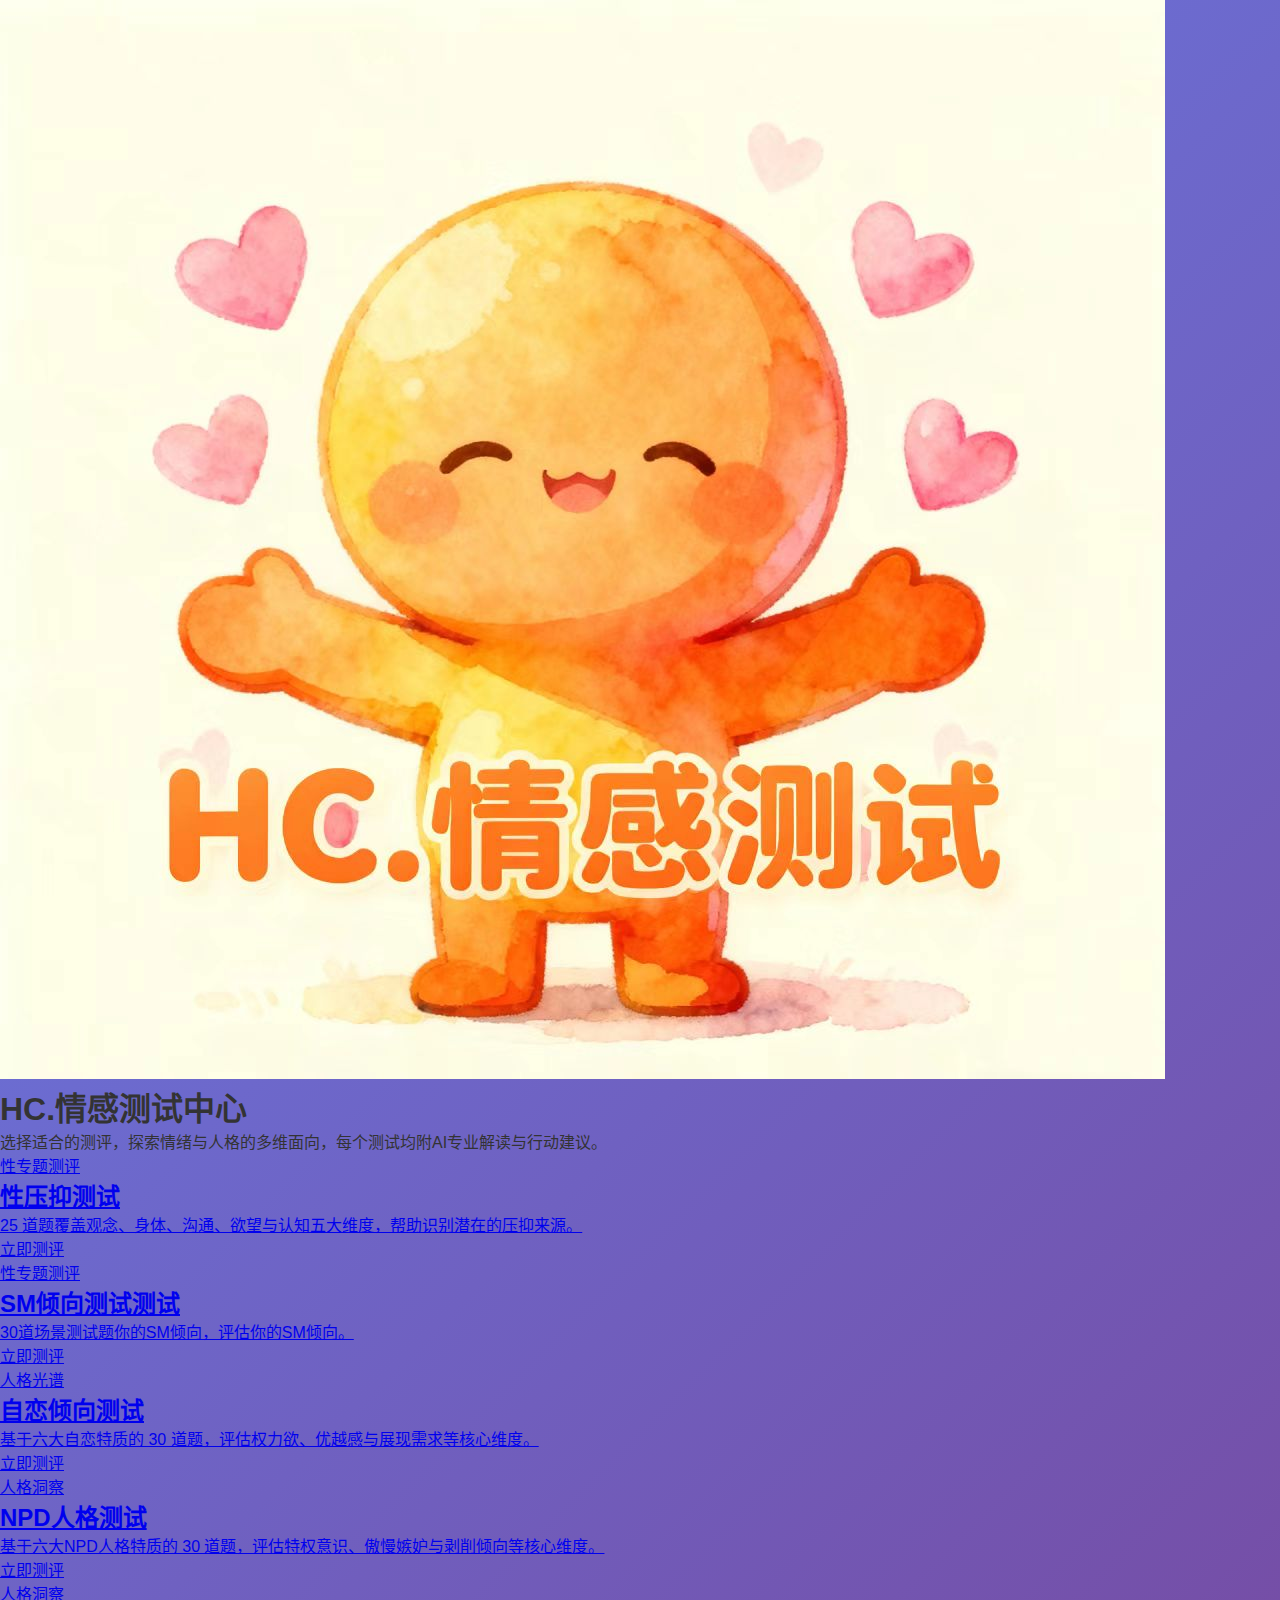
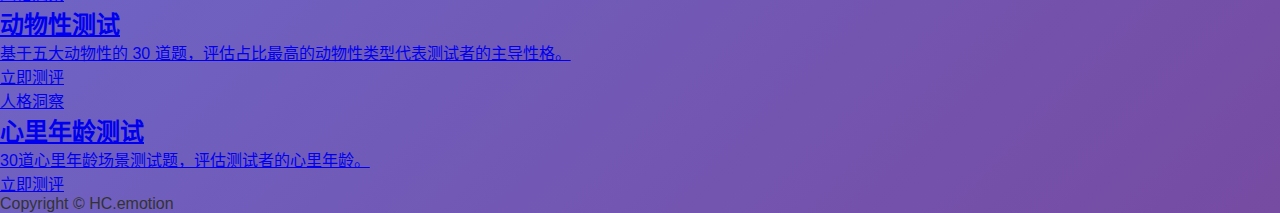
<file: index.html>
<!DOCTYPE html>
<html lang="zh-CN">
<head>
    <meta charset="UTF-8">
    <meta name="viewport" content="width=device-width, initial-scale=1.0">
    <title>HC.情感测试中心</title>
    <link rel="stylesheet" href="index.css">
</head>
<body>
    <div class="logo-container">
        <img src="logo.jpg" alt="HC 情感测试 Logo" class="logo-image">
    </div>
    <main class="main-card">
        <header class="hero">
            <h1>HC.情感测试中心</h1>
            <p>选择适合的测评，探索情绪与人格的多维面向，每个测试均附AI专业解读与行动建议。</p>
        </header>
        <section class="test-grid" aria-label="测评列表">
            <a class="test-card" href="sex-test/sex-test-start.html">
                <div class="test-label">性专题测评</div>
                <h2>性压抑测试</h2>
                <p>25 道题覆盖观念、身体、沟通、欲望与认知五大维度，帮助识别潜在的压抑来源。</p>
                <span class="cta">立即测评</span>
            </a>
            <a class="test-card" href="sm-test/sm-test-start.html">
                <div class="test-label">性专题测评</div>
                <h2>SM倾向测试测试</h2>
                <p>30道场景测试题你的SM倾向，评估你的SM倾向。</p>
                <span class="cta">立即测评</span>
            </a>
            <a class="test-card" href="narcissism-test/narcissism-test-start.html">
                <div class="test-label">人格光谱</div>
                <h2>自恋倾向测试</h2>
                <p>基于六大自恋特质的 30 道题，评估权力欲、优越感与展现需求等核心维度。</p>
                <span class="cta">立即测评</span>
            </a>
            <a class="test-card" href="npd-test/npd-test-start.html">
                <div class="test-label">人格洞察</div>
                <h2>NPD人格测试</h2>
                <p>基于六大NPD人格特质的 30 道题，评估特权意识、傲慢嫉妒与剥削倾向等核心维度。</p>
                <span class="cta">立即测评</span>
            </a>
            <a class="test-card" href="animal-test/animal-test-start.html">
                <div class="test-label">人格洞察</div>
                <h2>动物性测试</h2>
                <p>基于五大动物性的 30 道题，评估占比最高的动物性类型代表测试者的主导性格。</p>
                <span class="cta">立即测评</span>
            </a>
            <a class="test-card" href="age-test/age-test-start.html">
                <div class="test-label">人格洞察</div>
                <h2>心里年龄测试</h2>
                <p>30道心里年龄场景测试题，评估测试者的心里年龄。</p>
                <span class="cta">立即测评</span>
            </a>
        </section>
    </main>
    <footer class="footer-copyright">Copyright © HC.emotion</footer>
</body>
</html>
</file>
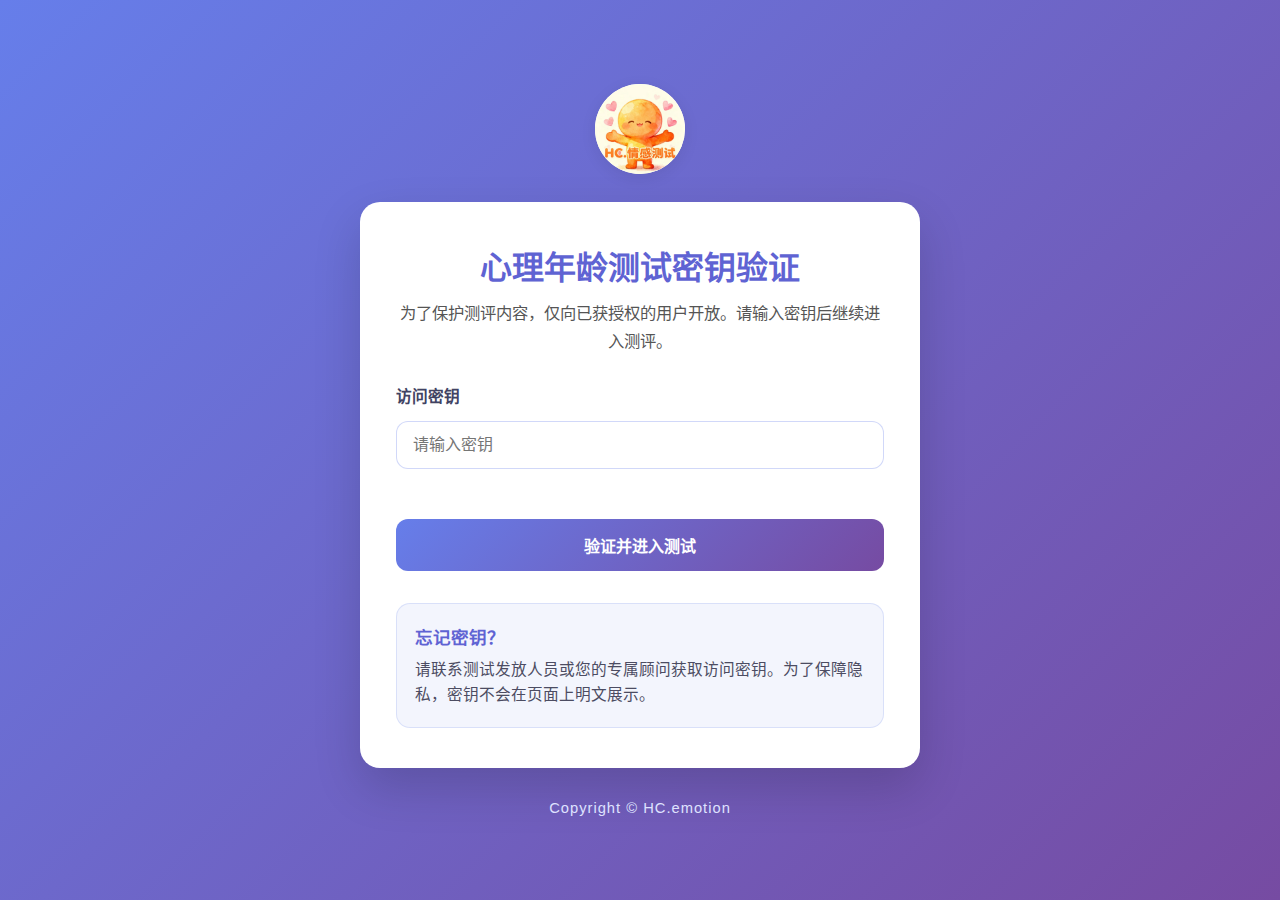
<file: age-test/age-test-start.html>
<!DOCTYPE html>
<html lang="zh-CN">
<head>
    <meta charset="UTF-8">
    <meta name="viewport" content="width=device-width, initial-scale=1.0">
    <title>心理年龄测试 · 密钥验证</title>
    <link rel="stylesheet" href="../sex-test/sex-test-start.css">
</head>
<body>
    <div class="logo-container">
        <img src="logo.jpg" alt="HC 情感测试 Logo" class="logo-image">
    </div>
    <main class="auth-card" role="main">
        <header class="auth-header">
            <h1>心理年龄测试密钥验证</h1>
            <p>为了保护测评内容，仅向已获授权的用户开放。请输入密钥后继续进入测评。</p>
        </header>
        <form id="access-form" class="access-form" autocomplete="off">
            <label for="access-key">访问密钥</label>
            <input id="access-key" type="password" placeholder="请输入密钥" required aria-required="true">
            <div id="error-message" class="error-message" aria-live="polite"></div>
            <button type="submit" class="btn">验证并进入测试</button>
        </form>
        <section class="tips">
            <h2>忘记密钥？</h2>
            <p>请联系测试发放人员或您的专属顾问获取访问密钥。为了保障隐私，密钥不会在页面上明文展示。</p>
        </section>
    </main>
    <footer class="footer">Copyright © HC.emotion</footer>

    <script src="age-test-start.js" defer></script>
</body>
</html>
</file>
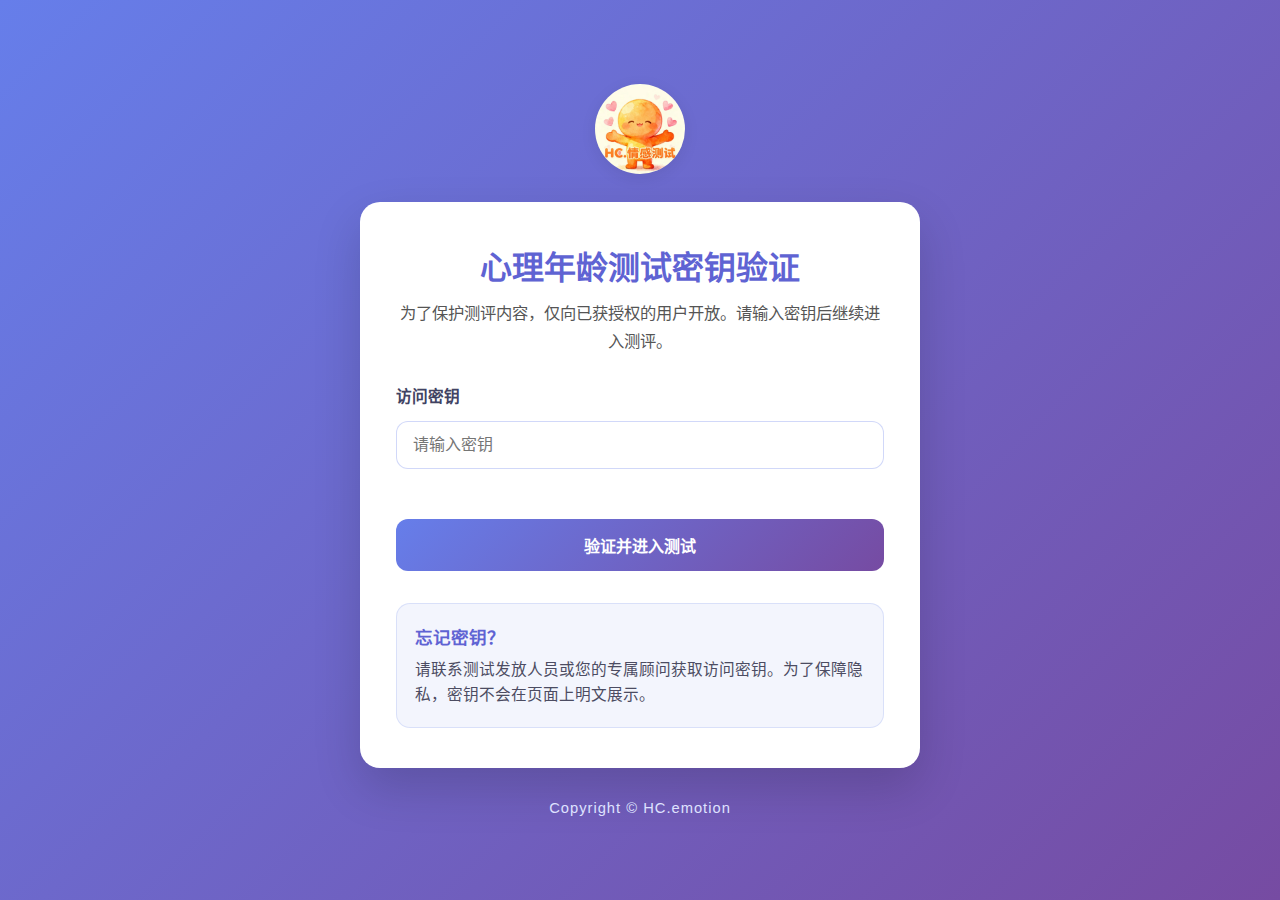
<file: age-test/age-test.html>
<!DOCTYPE html>
<html lang="zh-CN">
<head>
    <meta charset="UTF-8">
    <meta name="viewport" content="width=device-width, initial-scale=1.0">
    <title>心理年龄测试（话题性版）</title>
    <link rel="stylesheet" href="age-test.css">
</head>
<body>
    <!-- LOGO区域 -->
    <div class="logo-container">
        <img src="logo.jpg" alt="Logo" class="logo-image">
    </div>
    <div class="container">
        <!-- 进度条头部 -->
        <div class="progress-header" id="progress-header" style="display: none;">
            <div class="progress-info">
                <span class="progress-text" id="progress-text">题目 1 / 30</span>
                <span class="progress-text" id="progress-percentage">0%</span>
            </div>
            <div class="progress-bar">
                <div class="progress-fill" id="progress-fill"></div>
            </div>
        </div>

        <!-- 开始页面 -->
        <div id="start-page" class="page active">
            <h1>心理年龄测试（话题性版）</h1>
            <div class="intro-text">
                <p>欢迎体验这套专为当代都市青年与轻熟族设计的<strong>话题性心理年龄测试</strong>。我们将生活方式、情感经营、社交态度与价值选择融合成 30 道贴近真实情境的题目，帮助你识别心理节奏与“心智年龄段”。</p>
                <p><strong>作答说明：</strong>每题仅选最贴近你的选项，A=年轻倾向，B=成熟倾向，C=年长倾向。请直觉作答，整套测验约 8-10 分钟即可完成。</p>
                <ul style="margin: 20px 0; padding-left: 20px;">
                    <li><strong>活力指数</strong> — 观察你对新鲜事物与生活节奏的热情程度</li>
                    <li><strong>情感成熟度</strong> — 了解你在亲密关系与情绪调节上的成熟度</li>
                    <li><strong>社交模式</strong> — 评估你在社交场域中的能量分配与互动风格</li>
                    <li><strong>责任意识</strong> — 衡量你在金钱、工作与现实责任间的布局策略</li>
                    <li><strong>人生智慧</strong> — 呈现你对人生阶段转换与价值观的整合度</li>
                </ul>
                <p>测验完成后将提供心理年龄指数、五大维度占比与 AI 深度解读，协助你从不同角度检视当前心态走向。结果仅作自我觉察参考，如有持续性困扰，建议咨询专业心理师。</p>
            </div>
            <button class="btn" onclick="startTest()">开始测试</button>
            <div class="disclaimer">
                <strong>重要提示：</strong>心理年龄并非生理年龄或专业诊断结果，仅供自我觉察与对话使用。如心理状态影响到生活或人际，请及时向专业心理健康人员求助。
            </div>
        </div>

        <!-- 单题测试页面 -->
        <div id="question-page" class="page">
            <div class="single-question">
                <div class="question-number" id="question-number">题目 1 / 30</div>
                <div class="question-text" id="question-text"></div>
                <div class="options" id="question-options"></div>
                <div class="navigation">
                    <button class="btn btn-secondary" id="prev-btn" onclick="previousQuestion()" disabled>上一题</button>
                    <button class="btn" id="next-btn" onclick="nextQuestion()" disabled>下一题</button>
                </div>
            </div>
        </div>

        <!-- 答题总览页面 -->
        <div id="overview-page" class="page">
            <h2>答题总览</h2>
            <p style="margin-bottom: 20px; color: #666;">请检查您的答案，确认无误后点击"进行分析"按钮。</p>
            <div class="overview-container" id="overview-container"></div>
            <div style="text-align: center;">
                <button class="btn btn-secondary" onclick="backToQuestion()">返回答题</button>
                <button class="btn" onclick="analyzeResults()" id="analyze-btn">进行分析</button>
            </div>
        </div>

        <!-- 结果页面 -->
        <div id="result-page" class="page">
            <h2>您的测试结果</h2>
            
            <div class="total-score-display">
                <div class="score-number" id="total-score-number">-</div>
                <div class="score-label" id="score-label">心理年龄段</div>
                <div class="score-description" id="score-description">-</div>
            </div>
            <div class="result-layout">
                <div class="result-left">
                    <div class="radar-chart" id="radar-chart-container">
                        <!-- SVG雷达图将在此处生成 -->
                    </div>
                </div>
                
                <div class="result-right">
                    <h3>各维度详细得分</h3>
                    <div id="dimension-scores"></div>
                </div>
            </div>
            <!-- 评分等级样式定义于 age-test.css -->

            <div class="score-legend" aria-labelledby="score-legend-title">
                <h3 id="score-legend-title">心理年龄段说明</h3>

                <div class="legend-item">
                    <div class="legend-range legend-young">20%-35%</div>
                    <div class="legend-text"><strong>心理年龄 20-30 岁 · 年轻心态</strong> 活力充沛、好奇心强，适合大胆尝试新体验，但也要留意节奏与身心界限。</div>
                </div>

                <div class="legend-item">
                    <div class="legend-range legend-balanced">36%-65%</div>
                    <div class="legend-text"><strong>心理年龄 31-50 岁 · 成熟稳重</strong> 兼顾理想与现实，具备稳定而灵活的思维，可进一步深化中长期规划。</div>
                </div>

                <div class="legend-item">
                    <div class="legend-range legend-wise">66%-85%</div>
                    <div class="legend-text"><strong>心理年龄 51-70 岁 · 智慧从容</strong> 长于统筹与洞察，善于平衡人际与个人需求，建议保持适度活力与新鲜感。</div>
                </div>

                <div class="legend-item">
                    <div class="legend-range legend-elder">86%-100%</div>
                    <div class="legend-text"><strong>心理年龄 70+ 岁 · 超然豁达</strong> 价值取向稳健，对人生有高度宽容与整合力，可适时引入活力型体验保持弹性。</div>
                </div>
            </div>
            <!-- AI深度分析区域 -->
            <div class="ai-analysis-section">
                <div class="ai-analysis-header">
                    <h3>🤖 AI心理年龄深读</h3>
                </div>
                <div id="ai-analysis-container"><!-- AI分析内容将在这里显示 --></div>
            </div>
            <div class="disclaimer">
                <strong>重要提示：</strong>本测评旨在提供心理年龄倾向的初步参考，不可取代专业评估或医疗建议。如结果引发困扰，请与合格的心理健康专业人士联系。
            </div>
        </div><!-- end result-page -->
    </div><!-- end container -->

    <script>
        (function () {
            const accessGranted = sessionStorage.getItem('ageTestAccessGranted');
            if (accessGranted !== 'true') {
                window.location.href = 'age-test-start.html';
            }
        })();
    </script>
    <script src="age-test.js"></script>
    <!-- copyright -->
    <div class="footer-copyright">Copyright © HC.emotion</div>
</body>
</html>
</file>
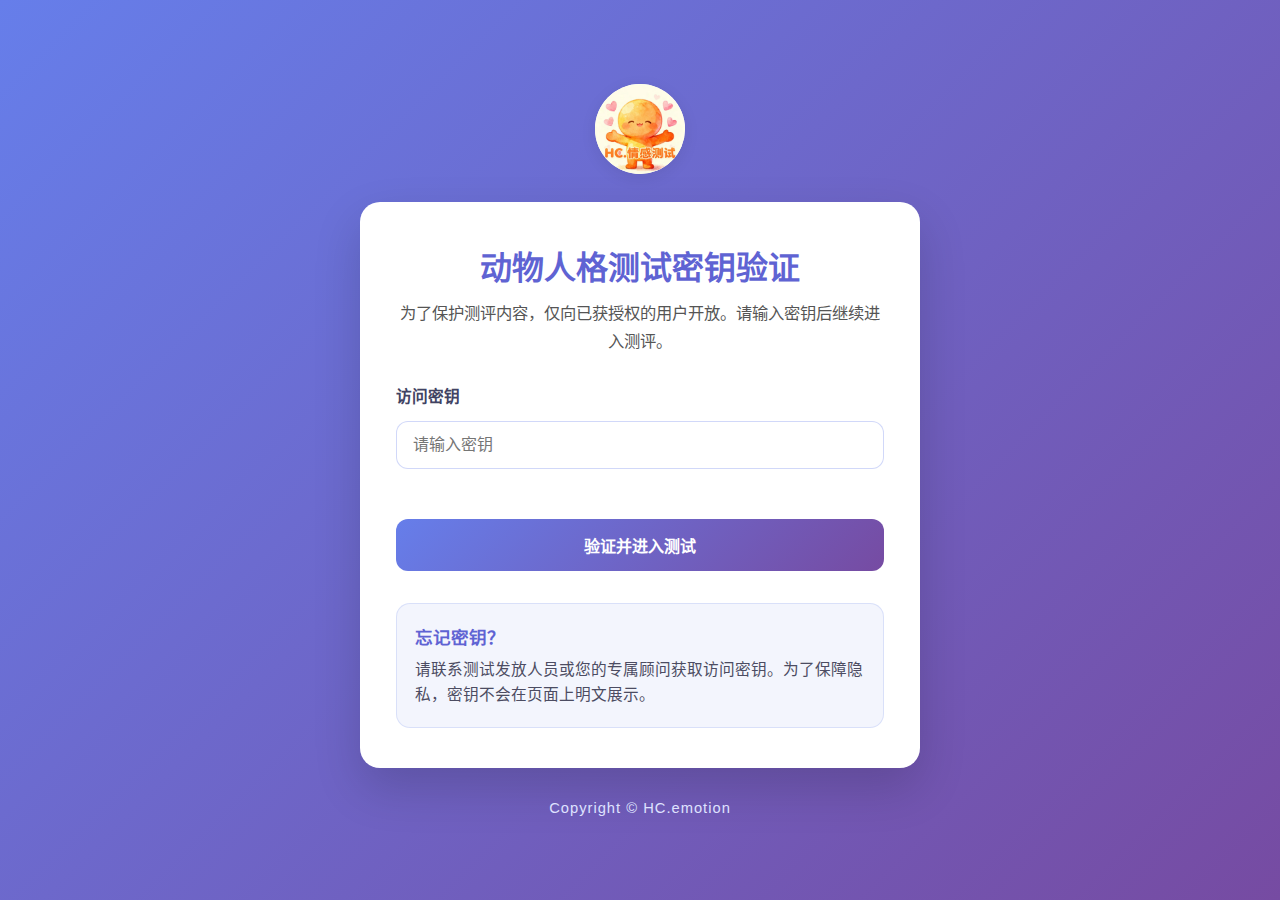
<file: animal-test/animal-test-start.html>
<!DOCTYPE html>
<html lang="zh-CN">
<head>
    <meta charset="UTF-8">
    <meta name="viewport" content="width=device-width, initial-scale=1.0">
    <title>动物人格测试 · 密钥验证</title>
    <link rel="stylesheet" href="../sex-test/sex-test-start.css">
</head>
<body>
    <div class="logo-container">
        <img src="logo.jpg" alt="HC 情感测试 Logo" class="logo-image">
    </div>
    <main class="auth-card" role="main">
        <header class="auth-header">
            <h1>动物人格测试密钥验证</h1>
            <p>为了保护测评内容，仅向已获授权的用户开放。请输入密钥后继续进入测评。</p>
        </header>
        <form id="access-form" class="access-form" autocomplete="off">
            <label for="access-key">访问密钥</label>
            <input id="access-key" type="password" placeholder="请输入密钥" required aria-required="true">
            <div id="error-message" class="error-message" aria-live="polite"></div>
            <button type="submit" class="btn">验证并进入测试</button>
        </form>
        <section class="tips">
            <h2>忘记密钥？</h2>
            <p>请联系测试发放人员或您的专属顾问获取访问密钥。为了保障隐私，密钥不会在页面上明文展示。</p>
        </section>
    </main>
    <footer class="footer">Copyright © HC.emotion</footer>

    <script src="animal-test-start.js" defer></script>
</body>
</html>
</file>
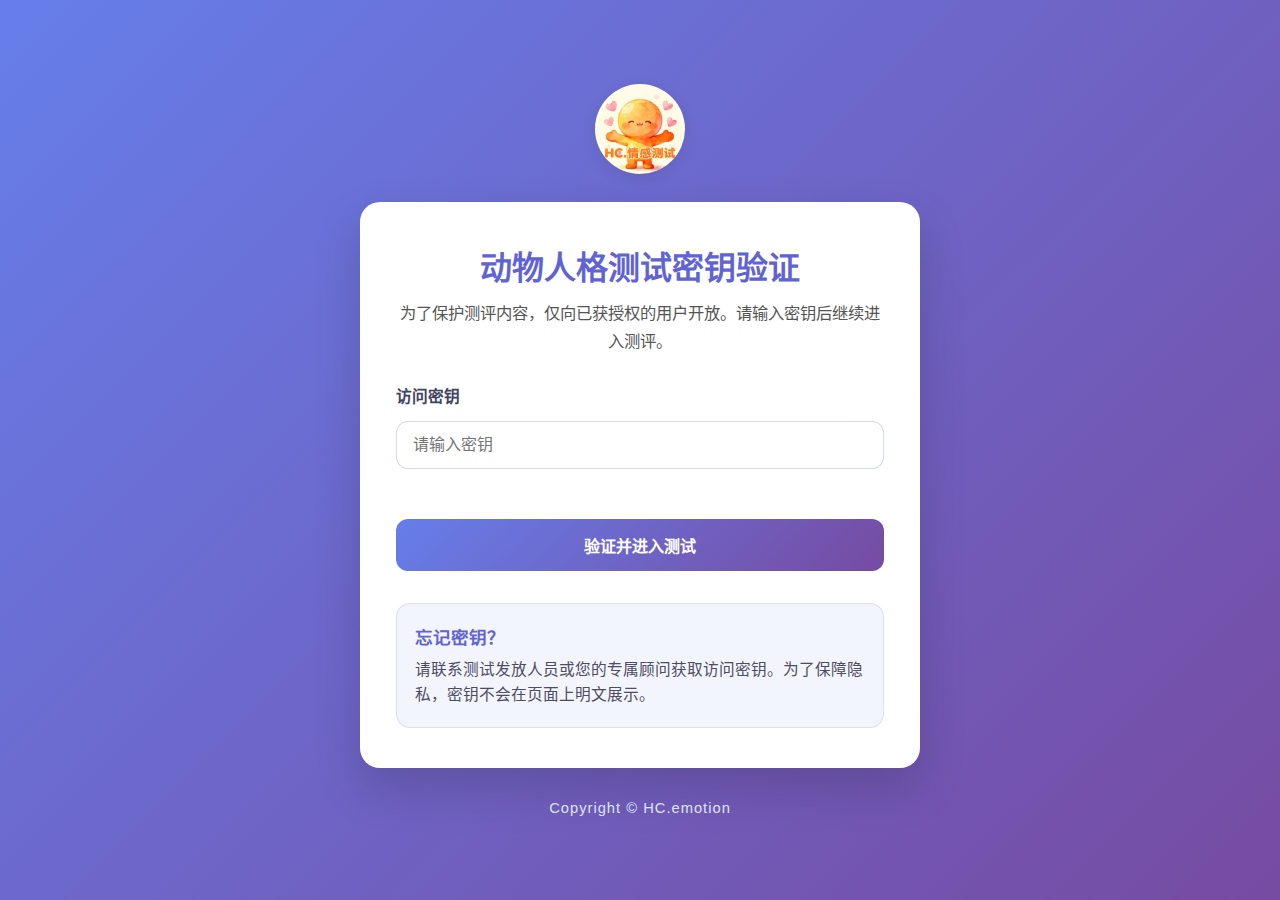
<file: animal-test/animal-test.html>
<!DOCTYPE html>
<html lang="zh-CN">
<head>
    <meta charset="UTF-8">
    <meta name="viewport" content="width=device-width, initial-scale=1.0">
    <title>动物人格风格测试</title>
    <link rel="stylesheet" href="animal-test.css">
</head>
<body>
    <!-- LOGO区域 -->
    <div class="logo-container">
        <img src="logo.jpg" alt="Logo" class="logo-image">
    </div>
    <div class="container">
        <!-- 进度条头部 -->
        <div class="progress-header" id="progress-header" style="display: none;">
            <div class="progress-info">
                <span class="progress-text" id="progress-text">题目 1 / 30</span>
                <span class="progress-text" id="progress-percentage">0%</span>
            </div>
            <div class="progress-bar">
                <div class="progress-fill" id="progress-fill"></div>
            </div>
        </div>

        <!-- 开始页面 -->
        <div id="start-page" class="page active">
            <h1>🐅 动物人格测试</h1>
            <div class="intro-text">
                <p>欢迎参加 <strong>动物人格测试</strong>。本测评参考 PDP 行为风格模型与动物行为心理学观点，透过 30 题陈述帮助你辨识在团队协作、沟通互动与压力情境下的典型反应模式。</p>
                <p><strong>作答方式：</strong>请依据自身真实情况，以 5 点计分法对每个陈述进行评分，建议直觉作答，完成约需 8-10 分钟。</p>
                <p><strong>评分标准：</strong>非常同意（5分） / 比较同意（4分） / 差不多（3分） / 有一点同意（2分） / 不同意（1分）。</p>
                <ul style="margin: 20px 0; padding-left: 20px;">
                    <li><strong>老虎型</strong> —— 果断、掌控、结果导向，擅长推动目标与决策执行。</li>
                    <li><strong>孔雀型</strong> —— 热情、表达、人际导向，善于沟通串联资源。</li>
                    <li><strong>考拉型</strong> —— 耐心、稳健、关系维护，提供团队支持与安定。</li>
                    <li><strong>猫头鹰型</strong> —— 精确、分析、流程导向，注重逻辑、细节与标准。</li>
                    <li><strong>变色龙型</strong> —— 适应、整合、灵活应对，能在不同情境快速调整。</li>
                </ul>
                <p>结果将显示五种动物类型的得分占比，并标注你的主导型或组合型人格风格，帮助你掌握优势与潜在盲点。</p>
            </div>
            <button class="btn" onclick="startTest()">开始测试</button>
            <div class="disclaimer">
                <strong>重要提示：</strong>本测评为自我觉察工具，不构成临床诊断。若测评结果引发困扰或已影响你的生活、人际或工作，请寻求专业心理咨询协助。
            </div>
        </div>

        <!-- 单题测试页面 -->
        <div id="question-page" class="page">
            <div class="single-question">
                <div class="question-number" id="question-number">题目 1 / 30</div>
                <div class="question-text" id="question-text"></div>
                <div class="options" id="question-options"></div>
                <div class="navigation">
                    <button class="btn btn-secondary" id="prev-btn" onclick="previousQuestion()" disabled>上一题</button>
                    <button class="btn" id="next-btn" onclick="nextQuestion()" disabled>下一题</button>
                </div>
            </div>
        </div>

        <!-- 答题总览页面 -->
        <div id="overview-page" class="page">
            <h2>答题总览</h2>
            <p style="margin-bottom: 20px; color: #666;">请检查您的答案，确认无误后点击"进行分析"按钮。</p>
            <div class="overview-container" id="overview-container"></div>
            <div style="text-align: center;">
                <button class="btn btn-secondary" onclick="backToQuestion()">返回答题</button>
                <button class="btn" onclick="analyzeResults()" id="analyze-btn">进行分析</button>
            </div>
        </div>

        <!-- 结果页面 -->
        <div id="result-page" class="page">
            <h2>您的测试结果</h2>

            <div class="total-score-display">
                <div class="score-number" id="total-score-number">-</div>
                <div class="score-label" id="score-label">主导动物类型</div>
                <div class="score-description" id="score-description">-</div>
            </div>
            <div class="result-layout">
                <div class="result-left">
                    <div class="radar-chart" id="radar-chart-container">
                        <!-- SVG雷达图将在此处生成 -->
                    </div>
                </div>
                
                <div class="result-right">
                    <h3>各类型详细得分</h3>
                    <div id="dimension-scores"></div>
                </div>
            </div>
            <!-- 分析说明 -->
            <div class="score-legend" aria-labelledby="score-legend-title">
                <h3 id="score-legend-title">结果解读指南</h3>

                <div class="legend-item">
                    <div class="legend-range legend-high">典型型（≥70%）</div>
                    <div class="legend-text">单一类型得分 21 分以上，显示该动物风格是你的核心驱动力，行为模式具有高度一致性。</div>
                </div>

                <div class="legend-item">
                    <div class="legend-range legend-medium">双主导型（≥60%）</div>
                    <div class="legend-text">若有两种类型得分至少 18 分，代表你可以在不同情境灵活切换两种主导风格。</div>
                </div>

                <div class="legend-item">
                    <div class="legend-range legend-low">均衡型（最高-最低 ≤ 8分）</div>
                    <div class="legend-text">五种类型得分相近，显示你具备多元化的行为策略，可在团队中扮演不同角色。</div>
                </div>
            </div>

            <!-- AI深度分析区域 -->
            <div class="ai-analysis-section">
                <div class="ai-analysis-header">
                    <h3>🤖 AI个性化深度分析</h3>
                </div>
                <div id="ai-analysis-container"><!-- AI分析内容将在这里显示 --></div>
            </div>
            <div class="disclaimer">
                <strong>重要提示：</strong>本测评结果仅供行为风格参考，不可替代专业诊断。若测评结果引发困扰，请与心理咨询师或职涯顾问联系。
            </div>
        </div><!-- end result-page -->
    </div><!-- end container -->

    <script>
        (function () {
            const accessGranted = sessionStorage.getItem('animalTestAccessGranted');
            if (accessGranted !== 'true') {
                window.location.href = 'animal-test-start.html';
            }
        })();
    </script>
    <script src="animal-test.js"></script>
    <!-- copyright -->
    <div class="footer-copyright">Copyright © HC.emotion</div>
</body>
</html>
</file>
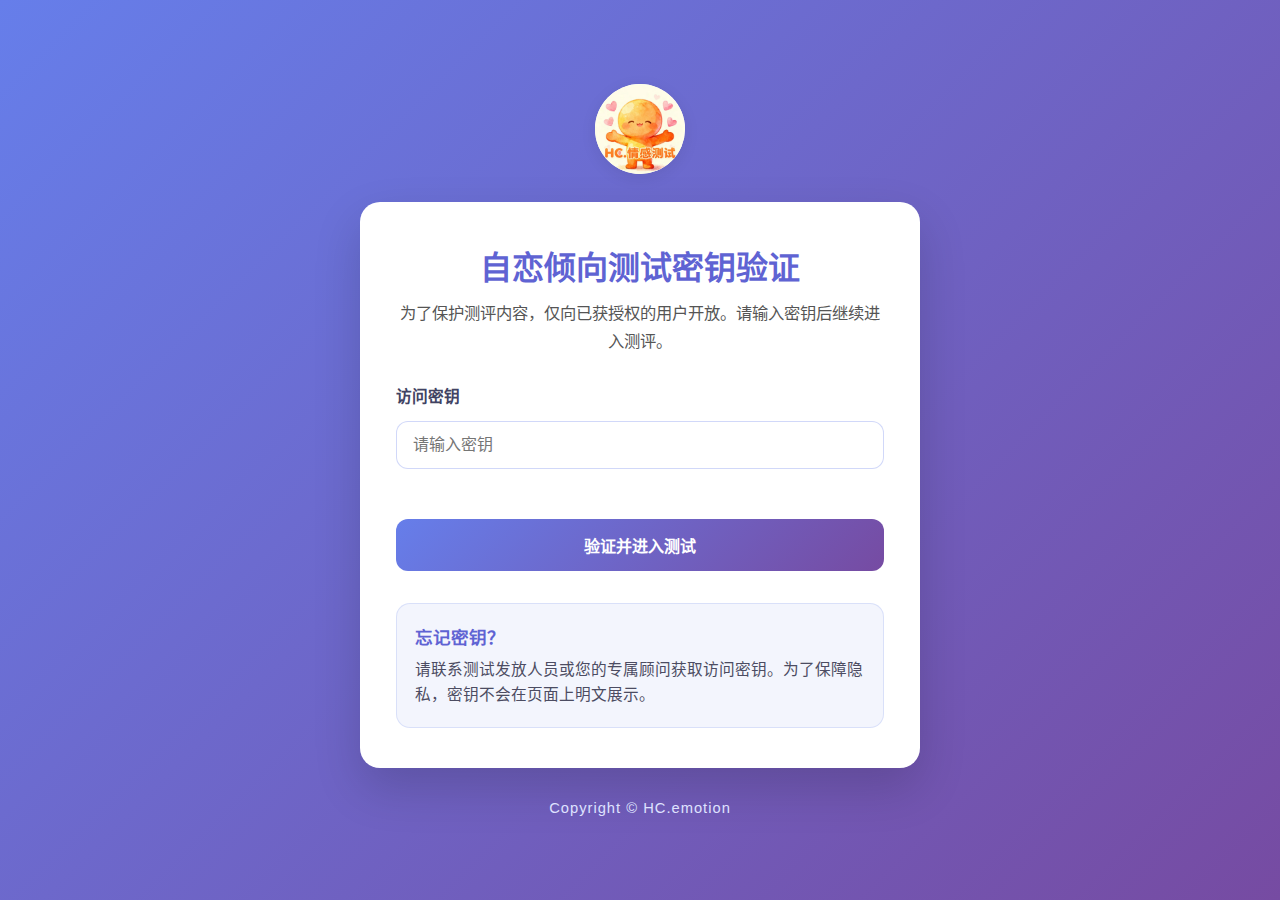
<file: narcissism-test/narcissism-test-start.html>
<!DOCTYPE html>
<html lang="zh-CN">
<head>
    <meta charset="UTF-8">
    <meta name="viewport" content="width=device-width, initial-scale=1.0">
    <title>自恋倾向测试 · 密钥验证</title>
    <link rel="stylesheet" href="../sex-test/sex-test-start.css">
</head>
<body>
    <div class="logo-container">
        <img src="logo.jpg" alt="HC 情感测试 Logo" class="logo-image">
    </div>
    <main class="auth-card" role="main">
        <header class="auth-header">
            <h1>自恋倾向测试密钥验证</h1>
            <p>为了保护测评内容，仅向已获授权的用户开放。请输入密钥后继续进入测评。</p>
        </header>
        <form id="access-form" class="access-form" autocomplete="off">
            <label for="access-key">访问密钥</label>
            <input id="access-key" type="password" placeholder="请输入密钥" required aria-required="true">
            <div id="error-message" class="error-message" aria-live="polite"></div>
            <button type="submit" class="btn">验证并进入测试</button>
        </form>
        <section class="tips">
            <h2>忘记密钥？</h2>
            <p>请联系测试发放人员或您的专属顾问获取访问密钥。为了保障隐私，密钥不会在页面上明文展示。</p>
        </section>
    </main>
    <footer class="footer">Copyright © HC.emotion</footer>

    <!-- Narcissism start access gate -->
    <script src="narcissism-test-start.js" defer></script>
</body>
</html>
</file>
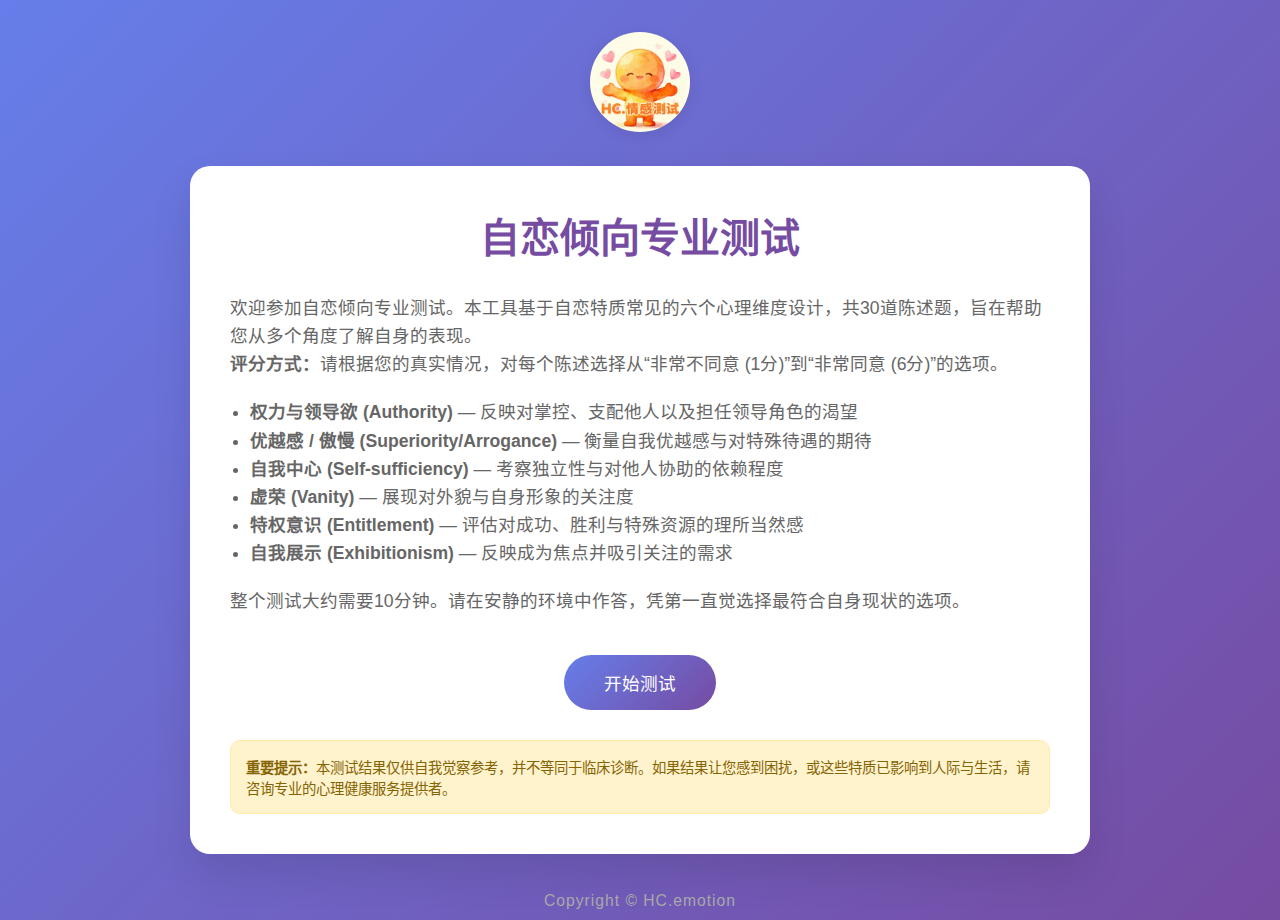
<file: narcissism-test/narcissism-test.html>
<!DOCTYPE html>
<html lang="zh-CN">
<head>
    <meta charset="UTF-8">
    <meta name="viewport" content="width=device-width, initial-scale=1.0">
    <title>自恋倾向专业测试</title>
    <link rel="stylesheet" href="narcissism-test.css">
</head>
<body>
    <!-- LOGO区域 -->
    <div class="logo-container">
        <img src="logo.jpg" alt="Logo" class="logo-image">
    </div>
    <div class="container">
        <!-- 进度条头部 -->
        <div class="progress-header" id="progress-header" style="display: none;">
            <div class="progress-info">
                <span class="progress-text" id="progress-text">题目 1 / 30</span>
                <span class="progress-text" id="progress-percentage">0%</span>
            </div>
            <div class="progress-bar">
                <div class="progress-fill" id="progress-fill"></div>
            </div>
        </div>

        <!-- 开始页面 -->
        <div id="start-page" class="page active">
            <h1>自恋倾向专业测试</h1>
            <div class="intro-text">
                <p>欢迎参加自恋倾向专业测试。本工具基于自恋特质常见的六个心理维度设计，共30道陈述题，旨在帮助您从多个角度了解自身的表现。</p>
                <p><strong>评分方式：</strong>请根据您的真实情况，对每个陈述选择从“非常不同意 (1分)”到“非常同意 (6分)”的选项。</p>
                <ul style="margin: 20px 0; padding-left: 20px;">
                    <li><strong>权力与领导欲 (Authority)</strong> — 反映对掌控、支配他人以及担任领导角色的渴望</li>
                    <li><strong>优越感 / 傲慢 (Superiority/Arrogance)</strong> — 衡量自我优越感与对特殊待遇的期待</li>
                    <li><strong>自我中心 (Self-sufficiency)</strong> — 考察独立性与对他人协助的依赖程度</li>
                    <li><strong>虚荣 (Vanity)</strong> — 展现对外貌与自身形象的关注度</li>
                    <li><strong>特权意识 (Entitlement)</strong> — 评估对成功、胜利与特殊资源的理所当然感</li>
                    <li><strong>自我展示 (Exhibitionism)</strong> — 反映成为焦点并吸引关注的需求</li>
                </ul>
                <p>整个测试大约需要10分钟。请在安静的环境中作答，凭第一直觉选择最符合自身现状的选项。</p>
            </div>
            <button class="btn" onclick="startTest()">开始测试</button>
            <div class="disclaimer">
                <strong>重要提示：</strong>本测试结果仅供自我觉察参考，并不等同于临床诊断。如果结果让您感到困扰，或这些特质已影响到人际与生活，请咨询专业的心理健康服务提供者。
            </div>
        </div>

        <!-- 单题测试页面 -->
        <div id="question-page" class="page">
            <div class="single-question">
                <div class="question-number" id="question-number">题目 1 / 25</div>
                <div class="question-text" id="question-text"></div>
                <div class="options" id="question-options"></div>
                <div class="navigation">
                    <button class="btn btn-secondary" id="prev-btn" onclick="previousQuestion()" disabled>上一题</button>
                    <button class="btn" id="next-btn" onclick="nextQuestion()" disabled>下一题</button>
                </div>
            </div>
        </div>

        <!-- 答题总览页面 -->
        <div id="overview-page" class="page">
            <h2>答题总览</h2>
            <p style="margin-bottom: 20px; color: #666;">请检查您的答案，确认无误后点击"进行分析"按钮。</p>
            <div class="overview-container" id="overview-container"></div>
            <div style="text-align: center;">
                <button class="btn btn-secondary" onclick="backToQuestion()">返回答题</button>
                <button class="btn" onclick="analyzeResults()" id="analyze-btn">进行分析</button>
            </div>
        </div>

        <!-- 结果页面 -->
        <div id="result-page" class="page">
            <h2>您的测试结果</h2>
            
            <div class="total-score-display">
                <div class="score-number" id="total-score-number">-</div>
                <div class="score-label" id="score-label">自恋倾向等级</div>
                <div class="score-description" id="score-description">-</div>
            </div>
            <div class="result-layout">
                <div class="result-left">
                    <div class="radar-chart" id="radar-chart-container">
                        <!-- SVG雷达图将在此处生成 -->
                    </div>
                </div>
                
                <div class="result-right">
                    <h3>各维度详细得分</h3>
                    <div id="dimension-scores"></div>
                </div>
            </div>
            <!-- 评分等级样式已移动至 sex-test.css -->

            <div class="score-legend" aria-labelledby="score-legend-title">
                <h3 id="score-legend-title">得分等级说明</h3>

                <div class="legend-item">
                    <div class="legend-range legend-high">高（≥70%）</div>
                    <div class="legend-text"><strong>高自恋倾向</strong> 在该维度上展现出显著的自我中心与控制、关注需求，请注意其对人际关系与决策的影响。</div>
                </div>

                <div class="legend-item">
                    <div class="legend-range legend-medium">中（40% - 69%）</div>
                    <div class="legend-text"><strong>中等自恋倾向</strong> 在某些情境下会展现出较强的自我需求，但总体仍可调节，建议留意具体触发因素。</div>
                </div>

                <div class="legend-item">
                    <div class="legend-range legend-low">低（≤39%）</div>
                    <div class="legend-text"><strong>低自恋倾向</strong> 倾向保持平衡的自我认知与人际态度，更多地以合作与现实角度看待自己与他人。</div>
                </div>
            </div>
            <!-- AI深度分析区域 -->
            <div class="ai-analysis-section">
                <div class="ai-analysis-header">
                    <h3>🤖 AI个性化深度分析</h3>
                </div>
                <div id="ai-analysis-container"><!-- AI分析内容将在这里显示 --></div>
            </div>
            <div class="disclaimer">
                <strong>重要提示：</strong>本测试所得结果仅为探索自恋相关特质的参考信息，并不构成临床诊断。若相关倾向影响您的生活、工作或人际，请及时寻求专业心理咨询的协助。
            </div>
        </div><!-- end result-page -->
    </div><!-- end container -->

    <script src="narcissism-test.js"></script>
    <!-- copyright -->
    <div class="footer-copyright">Copyright © HC.emotion</div>
</body>
</html>
</file>
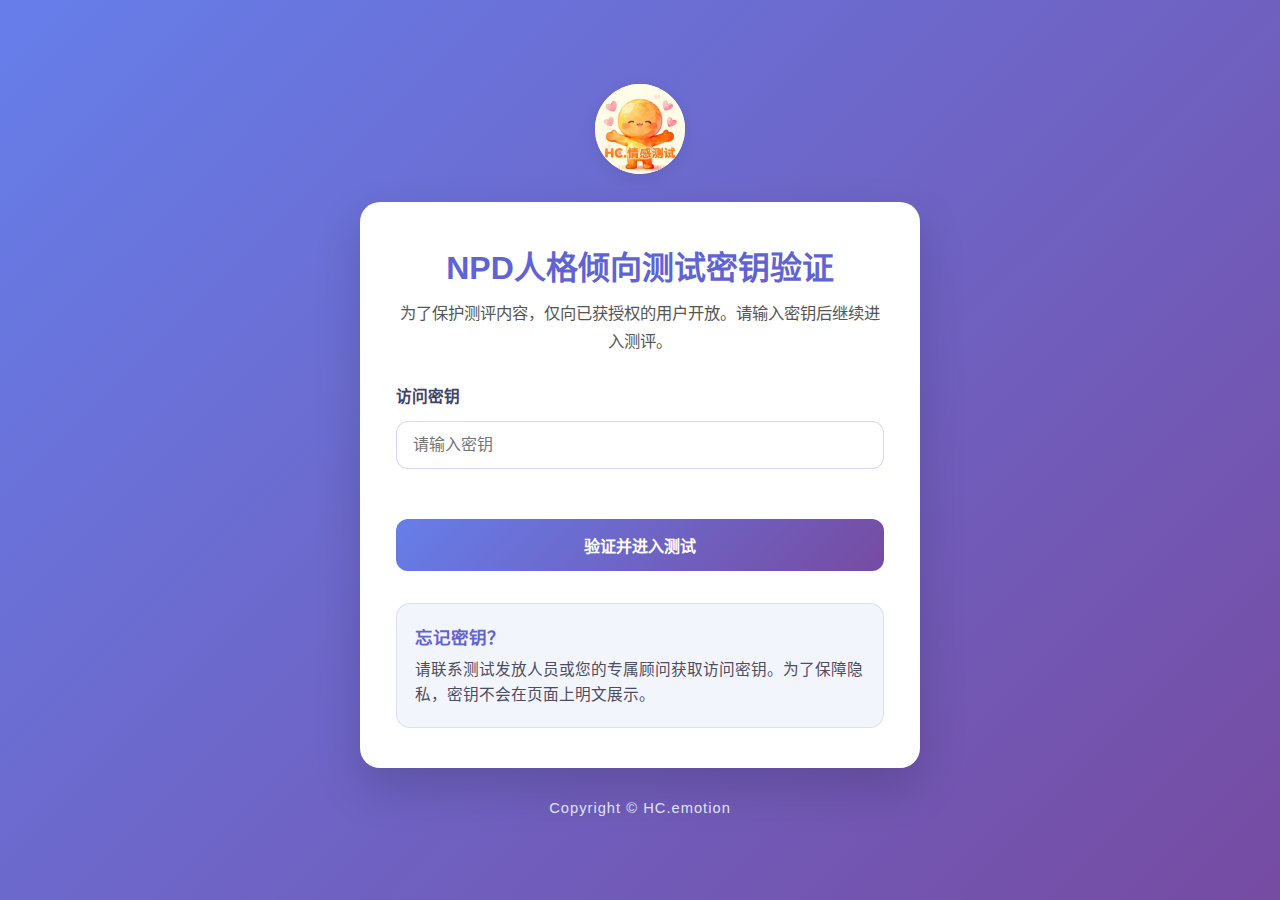
<file: npd-test/npd-test-start.html>
<!DOCTYPE html>
<html lang="zh-CN">
<head>
    <meta charset="UTF-8">
    <meta name="viewport" content="width=device-width, initial-scale=1.0">
    <title>NPD人格倾向测试 · 密钥验证</title>
    <link rel="stylesheet" href="../sex-test/sex-test-start.css">
</head>
<body>
    <div class="logo-container">
        <img src="logo.jpg" alt="HC 情感测试 Logo" class="logo-image">
    </div>
    <main class="auth-card" role="main">
        <header class="auth-header">
            <h1>NPD人格倾向测试密钥验证</h1>
            <p>为了保护测评内容，仅向已获授权的用户开放。请输入密钥后继续进入测评。</p>
        </header>
        <form id="access-form" class="access-form" autocomplete="off">
            <label for="access-key">访问密钥</label>
            <input id="access-key" type="password" placeholder="请输入密钥" required aria-required="true">
            <div id="error-message" class="error-message" aria-live="polite"></div>
            <button type="submit" class="btn">验证并进入测试</button>
        </form>
        <section class="tips">
            <h2>忘记密钥？</h2>
            <p>请联系测试发放人员或您的专属顾问获取访问密钥。为了保障隐私，密钥不会在页面上明文展示。</p>
        </section>
    </main>
    <footer class="footer">Copyright © HC.emotion</footer>

    <script src="npd-test-start.js" defer></script>
</body>
</html>
</file>
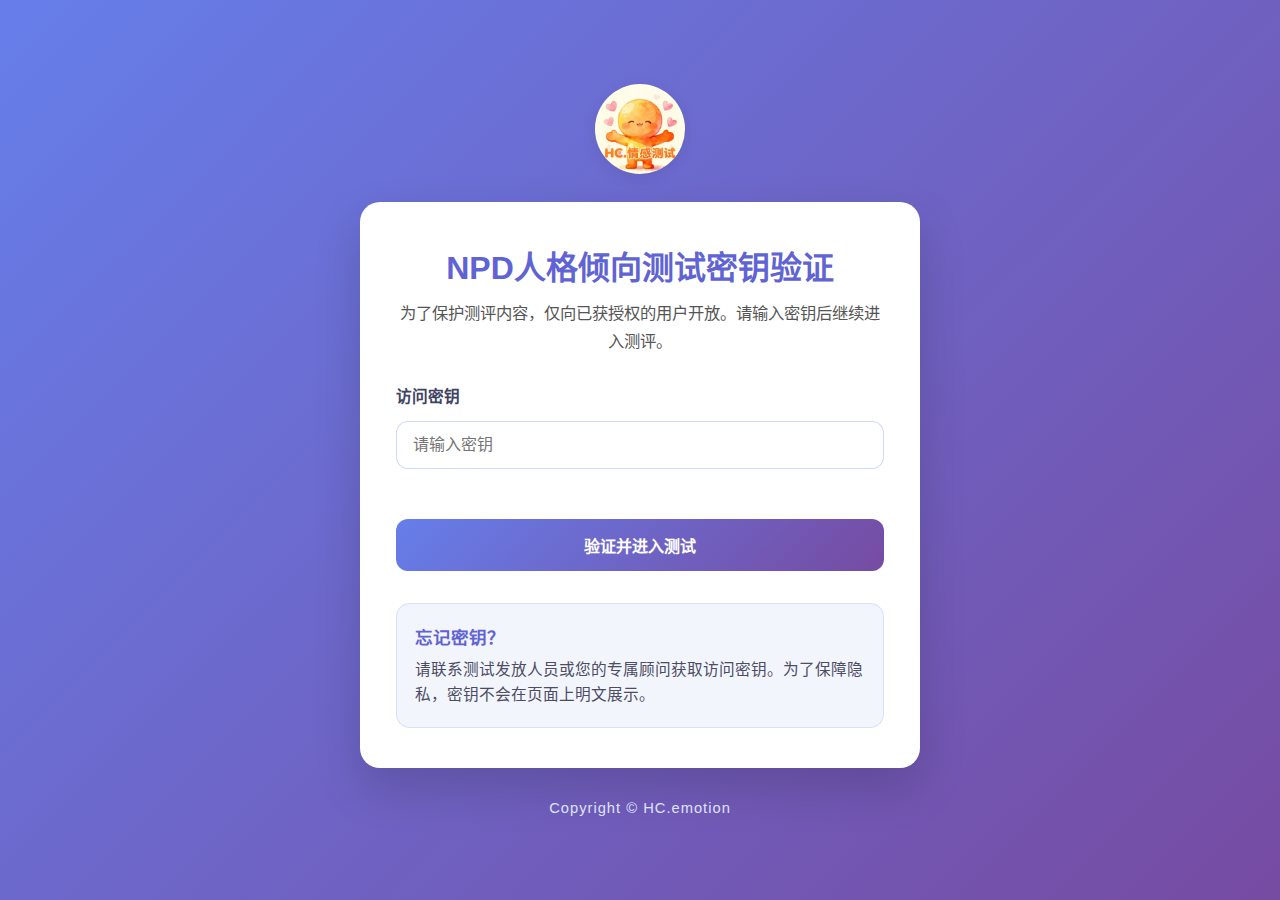
<file: npd-test/npd-test.html>
<!DOCTYPE html>
<html lang="zh-CN">
<head>
    <meta charset="UTF-8">
    <meta name="viewport" content="width=device-width, initial-scale=1.0">
    <title>NPD人格倾向测试</title>
    <link rel="stylesheet" href="npd-test.css">
</head>
<body>
    <!-- LOGO区域 -->
    <div class="logo-container">
        <img src="logo.jpg" alt="Logo" class="logo-image">
    </div>
    <div class="container">
        <!-- 进度条头部 -->
        <div class="progress-header" id="progress-header" style="display: none;">
            <div class="progress-info">
                <span class="progress-text" id="progress-text">题目 1 / 30</span>
                <span class="progress-text" id="progress-percentage">0%</span>
            </div>
            <div class="progress-bar">
                <div class="progress-fill" id="progress-fill"></div>
            </div>
        </div>

        <!-- 开始页面 -->
        <div id="start-page" class="page active">
            <h1>NPD人格倾向测试</h1>
            <div class="intro-text">
                <p>欢迎参加 <strong>NPD（自恋型人格倾向）</strong> 测试。本量表参考 DSM-5 与 NPI 相关研究，聚焦NPD常见的六个特质向度，共30道陈述题，帮助您检视自我关注、人际互动与内在驱动力。</p>
                <p><strong>作答说明：</strong>依据真实状态在 5 个选项中选择最符合的一项：1=非常不符合，2=不太符合，3=不确定，4=比较符合，5=非常符合。请凭第一直觉完成，测试约需 10 分钟。</p>
                <ul style="margin: 20px 0; padding-left: 20px;">
                    <li><strong>夸大自我</strong> — 是否呈现对自身成就与能力的夸大认知与展现</li>
                    <li><strong>特权意识</strong> — 对优待、资源及规则例外的理所当然感</li>
                    <li><strong>渴望钦佩</strong> — 对关注、赞美与外部肯定的强烈需求</li>
                    <li><strong>缺乏共情</strong> — 难以理解或回应他人情绪与需求的程度</li>
                    <li><strong>剥削倾向</strong> — 是否倾向利用他人以达成个人目标</li>
                    <li><strong>傲慢嫉妒</strong> — 内在优越感与对他人成就的敏感或嫉妒</li>
                </ul>
                <p>结果将呈现各维度得分及总体NPD倾向百分比。请将结果视作自我觉察参考，如已对生活或人际造成困扰，建议寻求专业心理咨询协助。</p>
            </div>
            <button class="btn" onclick="startTest()">开始测试</button>
            <div class="disclaimer">
                <strong>重要提示：</strong>本测评为筛查工具，不构成临床诊断。若测评结果引发困扰或已影响您的生活、人际与工作，请及时联系合格的心理健康专业人士。
            </div>
        </div>

        <!-- 单题测试页面 -->
        <div id="question-page" class="page">
            <div class="single-question">
                <div class="question-number" id="question-number">题目 1 / 30</div>
                <div class="question-text" id="question-text"></div>
                <div class="options" id="question-options"></div>
                <div class="navigation">
                    <button class="btn btn-secondary" id="prev-btn" onclick="previousQuestion()" disabled>上一题</button>
                    <button class="btn" id="next-btn" onclick="nextQuestion()" disabled>下一题</button>
                </div>
            </div>
        </div>

        <!-- 答题总览页面 -->
        <div id="overview-page" class="page">
            <h2>答题总览</h2>
            <p style="margin-bottom: 20px; color: #666;">请检查您的答案，确认无误后点击"进行分析"按钮。</p>
            <div class="overview-container" id="overview-container"></div>
            <div style="text-align: center;">
                <button class="btn btn-secondary" onclick="backToQuestion()">返回答题</button>
                <button class="btn" onclick="analyzeResults()" id="analyze-btn">进行分析</button>
            </div>
        </div>

        <!-- 结果页面 -->
        <div id="result-page" class="page">
            <h2>您的测试结果</h2>
            
            <div class="total-score-display">
                <div class="score-number" id="total-score-number">-</div>
                <div class="score-label" id="score-label">NPD倾向等级</div>
                <div class="score-description" id="score-description">-</div>
            </div>
            <div class="result-layout">
                <div class="result-left">
                    <div class="radar-chart" id="radar-chart-container">
                        <!-- SVG雷达图将在此处生成 -->
                    </div>
                </div>
                
                <div class="result-right">
                    <h3>各维度详细得分</h3>
                    <div id="dimension-scores"></div>
                </div>
            </div>
            <!-- 评分等级样式定义于 npd-test.css -->

            <div class="score-legend" aria-labelledby="score-legend-title">
                <h3 id="score-legend-title">得分等级说明</h3>

                <div class="legend-item">
                    <div class="legend-range legend-high">高（≥70%）</div>
                    <div class="legend-text"><strong>高度倾向</strong> 该维度特质表现明显，可能对人际互动、同理与合作造成显著影响，建议积极寻求专业协助。</div>
                </div>

                <div class="legend-item">
                    <div class="legend-range legend-medium">中（40% - 69%）</div>
                    <div class="legend-text"><strong>中度倾向</strong> 在特定情境下可能凸显自我需求或控制欲，建议持续留意触发情境并练习调节策略。</div>
                </div>

                <div class="legend-item">
                    <div class="legend-range legend-low">低（≤39%）</div>
                    <div class="legend-text"><strong>低度倾向</strong> 特质保持在相对健康范围，通常能兼顾自我需求与他人感受。</div>
                </div>
            </div>
            <!-- AI深度分析区域 -->
            <div class="ai-analysis-section">
                <div class="ai-analysis-header">
                    <h3>🤖 AI个性化深度分析</h3>
                </div>
                <div id="ai-analysis-container"><!-- AI分析内容将在这里显示 --></div>
            </div>
            <div class="disclaimer">
                <strong>重要提示：</strong>本测评所得结果仅作NPD相关倾向的初步参考，不可替代专业诊断。如感到困扰，请与心理咨询师或精神科医师联系。
            </div>
        </div><!-- end result-page -->
    </div><!-- end container -->

    <script>
        (function () {
            const accessGranted = sessionStorage.getItem('npdTestAccessGranted');
            if (accessGranted !== 'true') {
                window.location.href = 'npd-test-start.html';
            }
        })();
    </script>
    <script src="npd-test.js"></script>
    <!-- copyright -->
    <div class="footer-copyright">Copyright © HC.emotion</div>
</body>
</html>
</file>
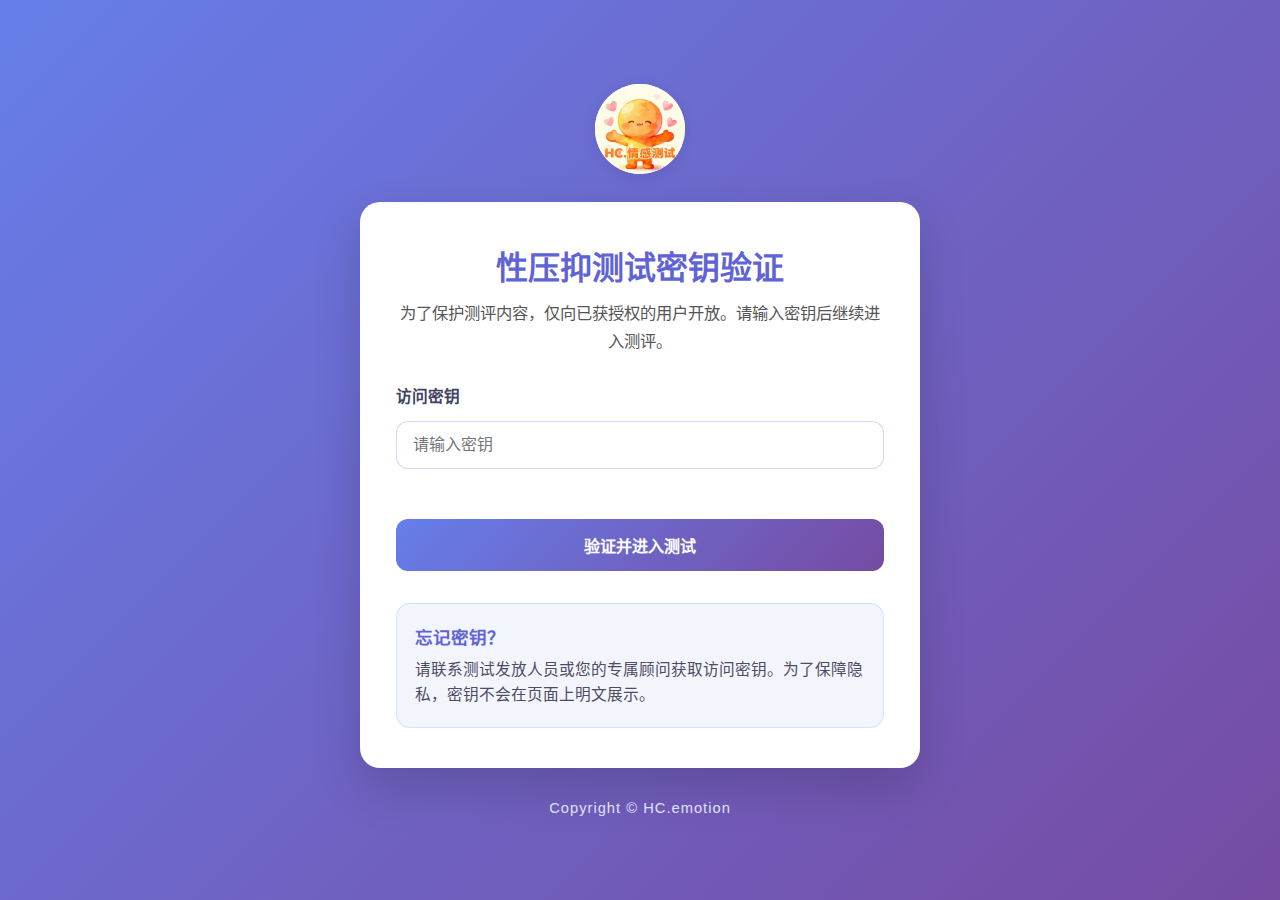
<file: sex-test/sex-test-start.html>
<!DOCTYPE html>
<html lang="zh-CN">
<head>
    <meta charset="UTF-8">
    <meta name="viewport" content="width=device-width, initial-scale=1.0">
    <title>性压抑测试 · 密钥验证</title>
    <link rel="stylesheet" href="sex-test-start.css">
</head>
<body>
    <div class="logo-container">
        <img src="logo.jpg" alt="HC 情感测试 Logo" class="logo-image">
    </div>
    <main class="auth-card" role="main">
        <header class="auth-header">
            <h1>性压抑测试密钥验证</h1>
            <p>为了保护测评内容，仅向已获授权的用户开放。请输入密钥后继续进入测评。</p>
        </header>
        <form id="access-form" class="access-form" autocomplete="off">
            <label for="access-key">访问密钥</label>
            <input id="access-key" type="password" placeholder="请输入密钥" required aria-required="true">
            <div id="error-message" class="error-message" aria-live="polite"></div>
            <button type="submit" class="btn">验证并进入测试</button>
        </form>
        <section class="tips">
            <h2>忘记密钥？</h2>
            <p>请联系测试发放人员或您的专属顾问获取访问密钥。为了保障隐私，密钥不会在页面上明文展示。</p>
        </section>
    </main>
    <footer class="footer">Copyright © HC.emotion</footer>

    <script src="sex-test-start.js" defer></script>
</body>
</html>
</file>
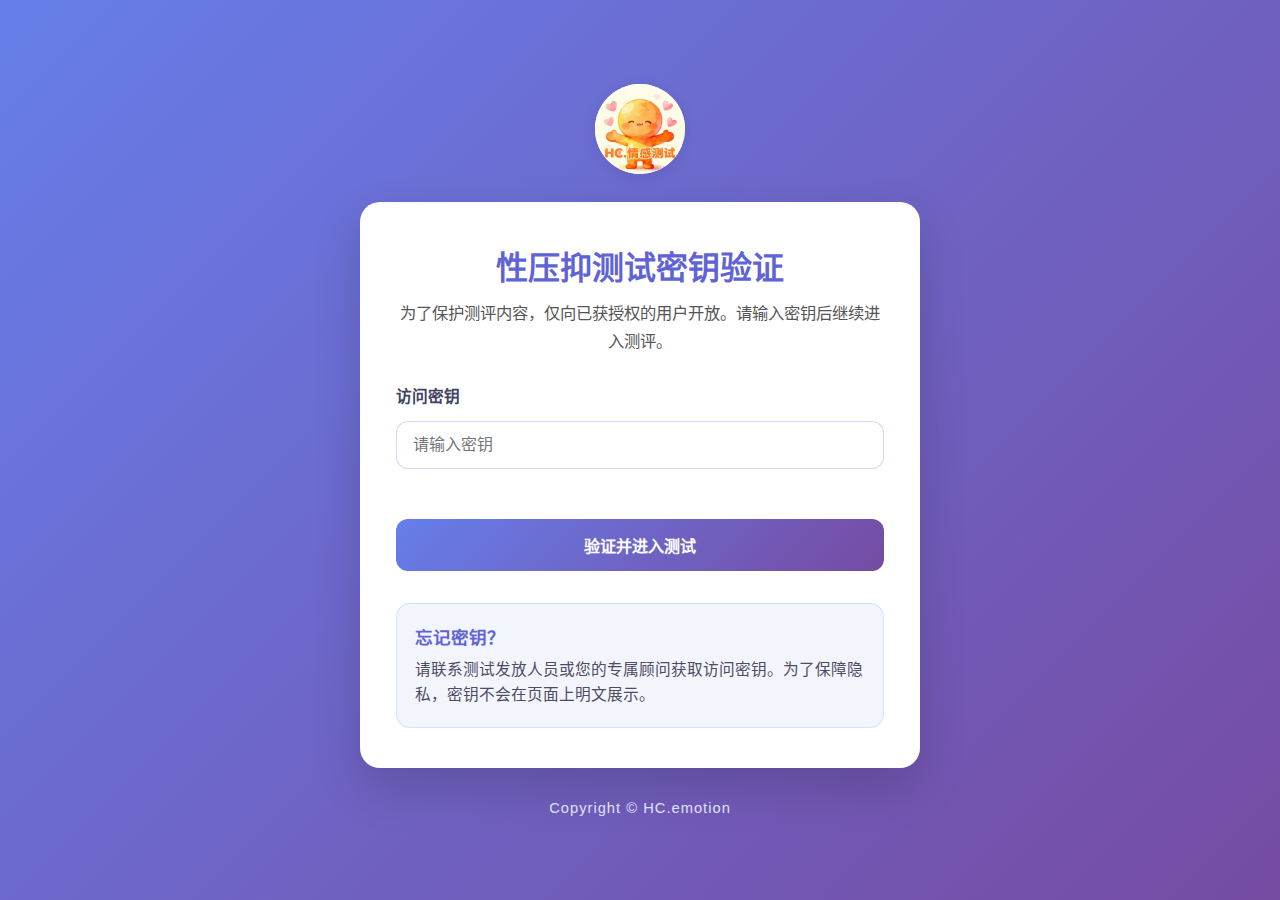
<file: sex-test/sex-test.html>
<!DOCTYPE html>
<html lang="zh-CN">
<head>
    <meta charset="UTF-8">
    <meta name="viewport" content="width=device-width, initial-scale=1.0">
    <title>性压抑程度测试</title>
    <link rel="stylesheet" href="sex-test.css">
</head>
<body>
    <!-- LOGO区域 -->
    <div class="logo-container">
        <img src="logo.jpg" alt="Logo" class="logo-image">
    </div>
    <div class="container">
        <!-- 进度条头部 -->
        <div class="progress-header" id="progress-header" style="display: none;">
            <div class="progress-info">
                <span class="progress-text" id="progress-text">题目 1 / 25</span>
                <span class="progress-text" id="progress-percentage">4%</span>
            </div>
            <div class="progress-bar">
                <div class="progress-fill" id="progress-fill"></div>
            </div>
        </div>

        <!-- 开始页面 -->
        <div id="start-page" class="page active">
            <h1>性压抑程度测试</h1>
            <div class="intro-text">
                <p>欢迎进行性压抑程度测试。本测试旨在帮助您了解自己在性心理方面的健康状况，包含25个问题，涵盖5个重要维度：</p>
                <ul style="margin: 20px 0; padding-left: 20px;">
                    <li><strong>观念羞耻感</strong> - 对性本身的内化羞耻与道德负担</li>
                    <li><strong>身体接纳度</strong> - 对身体形象及性感受的接纳与舒适程度</li>
                    <li><strong>沟通自主性</strong> - 在性关系中表达需求与设立边界的能力</li>
                    <li><strong>欲望自主性</strong> - 对自身性欲和愉悦的主动认同与追求</li>
                    <li><strong>知识开放性</strong> - 对性知识的态度和获取行为的开放程度</li>
                </ul>
                <p>请根据您过去六个月内的真实感受和经历，诚实回答每个问题。测试大约需要10-15分钟完成。</p>
            </div>
            <button class="btn" onclick="startTest()">开始测试</button>
            <div class="disclaimer">
                <strong>免责声明：</strong>本测试仅为一种自我探索工具，不能替代专业的心理或医学诊断。如果您感到极度困扰，请务必寻求合格的心理咨询师或医生的帮助。
            </div>
        </div>

        <!-- 单题测试页面 -->
        <div id="question-page" class="page">
            <div class="single-question">
                <div class="question-number" id="question-number">题目 1 / 25</div>
                <div class="question-text" id="question-text"></div>
                <div class="options" id="question-options"></div>
                <div class="navigation">
                    <button class="btn btn-secondary" id="prev-btn" onclick="previousQuestion()" disabled>上一题</button>
                    <button class="btn" id="next-btn" onclick="nextQuestion()" disabled>下一题</button>
                </div>
            </div>
        </div>

        <!-- 答题总览页面 -->
        <div id="overview-page" class="page">
            <h2>答题总览</h2>
            <p style="margin-bottom: 20px; color: #666;">请检查您的答案，确认无误后点击"进行分析"按钮。</p>
            <div class="overview-container" id="overview-container"></div>
            <div style="text-align: center;">
                <button class="btn btn-secondary" onclick="backToQuestion()">返回答题</button>
                <button class="btn" onclick="analyzeResults()" id="analyze-btn">进行分析</button>
            </div>
        </div>

        <!-- 结果页面 -->
        <div id="result-page" class="page">
            <h2>您的测试结果</h2>
            
            <div class="total-score-display">
                <div class="score-number" id="total-score-number">-</div>
                <div class="score-label" id="score-label">性压抑程度</div>
                <div class="score-description" id="score-description">-</div>
            </div>
            <div class="result-layout">
                <div class="result-left">
                    <div class="radar-chart" id="radar-chart-container">
                        <!-- SVG雷达图将在此处生成 -->
                    </div>
                </div>
                
                <div class="result-right">
                    <h3>各维度详细得分</h3>
                    <div id="dimension-scores"></div>
                </div>
            </div>
            <!-- 评分等级样式已移动至 sex-test.css -->

            <div class="score-legend" aria-labelledby="score-legend-title">
                <h3 id="score-legend-title">得分等级说明</h3>

                <div class="legend-item">
                    <div class="legend-range legend-high">0 - 33分</div>
                    <div class="legend-text"><strong>高性压抑倾向</strong> 可能在多个方面感到显著的冲突和抑制，建议寻求专业心理咨询或性教育资源的帮助。</div>
                </div>

                <div class="legend-item">
                    <div class="legend-range legend-medium">34 - 66分</div>
                    <div class="legend-text"><strong>中等性压抑水平</strong> 在某些情境或维度下感到困扰，是大多数人的常态。可以通过自我觉察、与伴侣沟通和学习来改善。</div>
                </div>

                <div class="legend-item">
                    <div class="legend-range legend-low">66 - 100分</div>
                    <div class="legend-text"><strong>低性压抑倾向</strong> 通常对性持有健康、开放和积极的态度，能较好地协调内在欲望与外部环境的关系。</div>
                </div>
            </div>
            <!-- AI深度分析区域 -->
            <div class="ai-analysis-section">
                <div class="ai-analysis-header">
                    <h3>🤖 AI个性化深度分析</h3>
                </div>
                <div id="ai-analysis-container"><!-- AI分析内容将在这里显示 --></div>
            </div>
            <div class="disclaimer">
                <strong>免责声明：</strong>本测试结果为自我评估参考，不能作为任何专业的心理诊断依据。如果测试结果让你感到困扰，或这些特质严重影响了你的生活与人际关系，建议寻求专业心理咨询师的评估和帮助。
            </div>
        </div><!-- end result-page -->
    </div><!-- end container -->

    <script>
        (function () {
            const accessGranted = sessionStorage.getItem("sexTestAccessGranted");
            if (accessGranted !== "true") {
                window.location.replace("sex-test-start.html");
            } else {
                sessionStorage.removeItem("sexTestAccessGranted");
            }
        })();
    </script>
    <script src="sex-test.js"></script>
    <!-- copyright -->
    <div class="footer-copyright">Copyright © HC.emotion</div>
</body>
</html>
</file>
<file: sex-test/sex-test-start.css>
* {
    margin: 0;
    padding: 0;
    box-sizing: border-box;
}

body {
    font-family: 'Arial', 'Microsoft YaHei', sans-serif;
    background: linear-gradient(135deg, #667eea 0%, #764ba2 100%);
    min-height: 100vh;
    color: #2f2f2f;
    display: flex;
    flex-direction: column;
    align-items: center;
    justify-content: center;
    padding: 40px 16px;
}

.logo-container {
    width: 100%;
    text-align: center;
    margin-bottom: 24px;
}

.logo-image {
    width: 90px;
    height: 90px;
    object-fit: cover;
    border-radius: 50%;
    box-shadow: 0 4px 16px rgba(0, 0, 0, 0.08);
    background: #fff;
    display: inline-block;
}

.auth-card {
    width: min(560px, 100%);
    background: #fff;
    border-radius: 20px;
    padding: 40px 36px;
    box-shadow: 0 20px 48px rgba(0, 0, 0, 0.16);
}

.auth-header {
    text-align: center;
    margin-bottom: 28px;
}

.auth-header h1 {
    font-size: 2rem;
    color: #5f63d3;
    margin-bottom: 12px;
}

.auth-header p {
    font-size: 1.02rem;
    line-height: 1.7;
    color: #555;
}

.access-form {
    display: flex;
    flex-direction: column;
    gap: 14px;
    margin-bottom: 32px;
}

.access-form label {
    font-weight: 600;
    color: #414363;
    font-size: 0.98rem;
}

.access-form input {
    padding: 14px 16px;
    border-radius: 12px;
    border: 1px solid rgba(102, 126, 234, 0.3);
    font-size: 1rem;
    transition: border-color 0.2s ease, box-shadow 0.2s ease;
}

.access-form input:focus {
    border-color: #5e62e9;
    box-shadow: 0 0 0 4px rgba(102, 126, 234, 0.15);
    outline: none;
}

.btn {
    background: linear-gradient(135deg, #667eea 0%, #764ba2 100%);
    color: #fff;
    border: none;
    padding: 14px 24px;
    border-radius: 12px;
    font-size: 1rem;
    font-weight: 600;
    cursor: pointer;
    transition: transform 0.2s ease, box-shadow 0.2s ease;
}

.btn:hover {
    transform: translateY(-2px);
    box-shadow: 0 12px 24px rgba(102, 126, 234, 0.28);
}

.error-message {
    min-height: 22px;
    color: #d93025;
    font-size: 0.95rem;
}

.tips {
    background: rgba(102, 126, 234, 0.08);
    border-radius: 14px;
    padding: 20px 18px;
    border: 1px solid rgba(102, 126, 234, 0.18);
}

.tips h2 {
    font-size: 1.1rem;
    color: #5f63d3;
    margin-bottom: 8px;
}

.tips p {
    font-size: 0.98rem;
    color: #4c4c62;
    line-height: 1.6;
}

.footer {
    width: 100%;
    text-align: center;
    margin-top: 32px;
    color: #dfe2ff;
    font-size: 0.92rem;
    letter-spacing: 1px;
}

@media (max-width: 540px) {
    body {
        padding: 30px 12px;
    }

    .auth-card {
        padding: 32px 24px;
    }

    .auth-header h1 {
        font-size: 1.8rem;
    }
}
</file>
<file: index.css>
/* 性心理健康评估测试 独立CSS文件 */

/* 选项点击动画 */
.option.animate {
    animation: optionClick 0.25s cubic-bezier(0.4,0,0.2,1);
}
@keyframes optionClick {
    0% { transform: scale(1); box-shadow: 0 0 0 rgba(102,126,234,0); }
    60% { transform: scale(1.08); box-shadow: 0 0 12px rgba(102,126,234,0.18); }
    100% { transform: scale(1); box-shadow: 0 0 0 rgba(102,126,234,0); }
}
* {
    margin: 0;
    padding: 0;
    box-sizing: border-box;
}

body {
    font-family: 'Arial', 'Microsoft YaHei', sans-serif;
    background: linear-gradient(135deg, #667eea 0%, #764ba2 100%);
    min-height: 100vh;
    color: #333;
}

.container {
    background: white;
    border-radius: 20px;
    box-shadow: 0 20px 40px rgba(0,0,0,0.1);
    max-width: 900px;
    width: 90%;
    min-height: 400px;
    overflow: hidden;
    position: relative;
    margin: 20px auto;
}

.progress-header {
    background: linear-gradient(135deg, #667eea 0%, #764ba2 100%);
    padding: 20px;
    color: white;
    position: sticky;
    top: 0;
    z-index: 100;
}

.progress-info {
    display: flex;
    justify-content: space-between;
    align-items: center;
    margin-bottom: 15px;
}

.progress-text {
    font-size: 1.1em;
    font-weight: bold;
}

.progress-bar {
    width: 100%;
    height: 10px;
    background: rgba(255,255,255,0.3);
    border-radius: 5px;
    overflow: hidden;
}

.progress-fill {
    height: 100%;
    background: white;
    transition: width 0.3s ease;
    border-radius: 5px;
}

.page {
    display: none;
    padding: 40px;
    text-align: center;
    min-height: 600px;
}

.page.active {
    display: block;
}

.page h1 {
    color: #764ba2;
    margin-bottom: 30px;
    font-size: 2.5em;
}

.page h2 {
    color: #667eea;
    margin-bottom: 20px;
    font-size: 1.8em;
}

.intro-text {
    font-size: 1.1em;
    line-height: 1.6;
    margin-bottom: 30px;
    color: #666;
    text-align: left;
}

.btn {
    background: linear-gradient(135deg, #667eea 0%, #764ba2 100%);
    color: white;
    border: none;
    padding: 15px 40px;
    border-radius: 50px;
    font-size: 1.1em;
    cursor: pointer;
    transition: all 0.3s ease;
    margin: 10px;
}

.btn:hover {
    transform: translateY(-2px);
    box-shadow: 0 10px 20px rgba(0,0,0,0.2);
}

.btn:disabled {
    background: #ccc;
    cursor: not-allowed;
    transform: none;
}

.btn-secondary {
    background: #6c757d;
}

.btn-secondary:hover {
    background: #5a6268;
}

.single-question {
    text-align: left;
    max-width: 600px;
    margin: 0 auto;
}

.question-number {
    color: #667eea;
    font-size: 1.2em;
    font-weight: bold;
    margin-bottom: 20px;
}

.question-text {
    font-size: 1.3em;
    line-height: 1.6;
    margin-bottom: 30px;
    color: #333;
    background: #f8f9fa;
    padding: 25px;
    border-radius: 15px;
    border-left: 5px solid #667eea;
}

.options {
    display: flex;
    flex-direction: column;
    gap: 15px;
    margin-bottom: 40px;
}

.option {
    display: flex;
    align-items: center;
    padding: 20px;
    border-radius: 12px;
    cursor: pointer;
    transition: all 0.3s ease;
    background: white;
    border: 2px solid #e9ecef;
}

.option:hover {
    background-color: #f8f9fa;
    border-color: #667eea;
    transform: translateY(-2px);
    box-shadow: 0 5px 15px rgba(0,0,0,0.1);
}

.option.selected {
    background-color: #e7f3ff;
    border-color: #667eea;
    box-shadow: 0 5px 15px rgba(102, 126, 234, 0.2);
}

.option input[type="radio"] {
    margin-right: 15px;
    transform: scale(1.3);
    accent-color: #667eea;
}

.option-label {
    font-size: 1.1em;
    color: #333;
}

.navigation {
    display: flex;
    justify-content: space-between;
    align-items: center;
    margin-top: 30px;
}

.overview-container {
    max-height: 500px;
    overflow-y: auto;
    margin-bottom: 30px;
    border: 1px solid #e9ecef;
    border-radius: 10px;
}

.overview-question {
    display: flex;
    justify-content: space-between;
    align-items: center;
    padding: 15px 20px;
    border-bottom: 1px solid #e9ecef;
    background: white;
}

.overview-question:last-child {
    border-bottom: none;
}

.overview-question.answered {
    background: #e7f3ff;
}

.overview-question.unanswered {
    background: #fff3cd;
}

.overview-text {
    flex: 1;
    margin-right: 15px;
    font-size: 0.95em;
}

.overview-answer {
    font-weight: bold;
    color: #667eea;
    min-width: 120px;
    text-align: right;
}

.radar-chart {
    width: 100%;
    height: auto;
    display: flex;
    justify-content: center;
    align-items: center;
}

.radar-chart svg {
    width: 100%;
    height: auto;
}

.result-section {
    background: #f8f9fa;
    padding: 25px;
    border-radius: 15px;
    margin: 20px 0;
    text-align: left;
}

.result-layout {
    display: flex;
    gap: 30px;
    margin: 20px 0;
    align-items: stretch;
}

.result-left {
    flex: 0 0 45%;
    display: flex;
    flex-direction: column;
    align-items: center;
    justify-content: center;
}

.result-right {
    flex: 1;
    background: #f8f9fa;
    padding: 25px;
    border-radius: 15px;
}

.result-right h3 {
    margin-top: 0;
    margin-bottom: 20px;
    color: #667eea;
}

.total-score-display {
    text-align: center;
    background: linear-gradient(135deg, #667eea 0%, #764ba2 100%);
    color: white;
    padding: 40px;
    border-radius: 20px;
    margin: 30px 0;
}

.score-number {
    font-size: 4em;
    font-weight: bold;
    margin-bottom: 10px;
}

.score-label {
    font-size: 1.5em;
    margin-bottom: 15px;
}

.score-description {
    font-size: 1.1em;
    opacity: 0.9;
}

.dimension-score {
    padding: 15px 0;
    border-bottom: 1px solid #e9ecef;
}

.dimension-score:last-child {
    border-bottom: none;
}

.dimension-score-header {
    display: flex;
    justify-content: space-between;
    align-items: center;
    margin-bottom: 10px;
}

.dimension-name {
    font-weight: 500;
    color: #333;
}

.score-value {
    font-weight: bold;
    color: #764ba2;
    font-size: 1.1em;
}

.dimension-progress-bar {
    width: 100%;
    height: 20px;
    background: #e9ecef;
    border-radius: 10px;
    overflow: hidden;
    position: relative;
}

.dimension-progress-fill {
    height: 100%;
    background: linear-gradient(135deg, #667eea 0%, #764ba2 100%);
    border-radius: 10px;
    transition: width 0.5s ease;
    display: flex;
    align-items: center;
    justify-content: flex-end;
    padding-right: 8px;
    color: white;
    font-size: 0.75em;
    font-weight: bold;
}

.disclaimer {
    background: #fff3cd;
    border: 1px solid #ffeaa7;
    border-radius: 10px;
    padding: 15px;
    margin-top: 20px;
    font-size: 0.9em;
    color: #856404;
    text-align: left;
}

.ai-analysis-section {
    background: #f8f9fa;
    border-radius: 15px;
    padding: 25px;
    margin: 30px 0;
}

.ai-analysis-header {
    display: flex;
    align-items: center;
    margin-bottom: 20px;
}

.ai-analysis-header h3 {
    color: #667eea;
    margin: 0;
    font-size: 1.3em;
}

.ai-loading {
    text-align: center;
    padding: 40px;
}

.loading-spinner {
    border: 3px solid #f3f3f3;
    border-top: 3px solid #667eea;
    border-radius: 50%;
    width: 40px;
    height: 40px;
    animation: spin 1s linear infinite;
    margin: 0 auto 15px;
}

@keyframes spin {
    0% { transform: rotate(0deg); }
    100% { transform: rotate(360deg); }
}

.ai-analysis-content {
    line-height: 1.8;
    color: #333;
    text-align: left;
}

.ai-analysis-content p {
    margin-bottom: 15px;
    text-align: left;
}

.ai-analysis-content strong {
    color: #667eea;
    font-weight: 600;
    display: block;
    margin-top: 20px;
    margin-bottom: 10px;
    font-size: 1.15em;
}

.ai-analysis-content h4 {
    color: #764ba2;
    margin-top: 25px;
    margin-bottom: 12px;
    font-size: 1.15em;
    text-align: left;
}

.ai-analysis-content ul,
.ai-analysis-content ol {
    margin: 15px 0;
    padding-left: 25px;
    text-align: left;
}

.ai-analysis-content li {
    margin-bottom: 10px;
    line-height: 1.7;
}

.ai-error {
    text-align: center;
    padding: 30px;
    color: #dc3545;
    background: #fff3cd;
    border-radius: 10px;
}

.ai-error button {
    margin-top: 15px;
    padding: 10px 20px;
    background: #667eea;
    color: white;
    border: none;
    border-radius: 20px;
    cursor: pointer;
    font-size: 0.95em;
}

.ai-error button:hover {
    background: #764ba2;
}

@media (max-width: 768px) {
    .container {
        width: 95%;
        margin: 10px auto;
        border-radius: 15px;
    }
    .page {
        padding: 25px 20px;
    }
    .page h1 {
        font-size: 1.8em;
    }
    .page h2 {
        font-size: 1.5em;
    }
    .result-layout {
        flex-direction: column;
        gap: 20px;
    }
    .result-left {
        flex: none;
        width: 100%;
    }
    .result-right {
        width: 100%;
    }
    .score-number {
        font-size: 3em;
    }
    .score-label {
        font-size: 1.2em;
    }
    .navigation {
        flex-direction: row;
        gap: 10px;
    }
    .navigation .btn {
        flex: 1;
        padding: 12px 20px;
        font-size: 1em;
        margin: 0;
    }
    .option {
        padding: 15px;
    }
    .option-label {
        font-size: 1em;
    }
    .question-text {
        font-size: 1.1em;
        padding: 20px;
    }
    .question-number {
        font-size: 1em;
    }
    .progress-header {
        padding: 15px;
    }
    .progress-text {
        font-size: 0.95em;
    }
    .total-score-display {
        padding: 30px 20px;
    }
    .intro-text {
        font-size: 1em;
    }
    .overview-container {
        max-height: 300px;
    }
    .overview-text {
        font-size: 0.9em;
    }
    .overview-answer {
        font-size: 0.85em;
        min-width: 100px;
    }
    .result-section {
        padding: 20px;
    }
    .dimension-progress-bar {
        height: 18px;
    }
    .ai-analysis-section {
        padding: 20px;
        margin: 20px 0;
    }
    .ai-analysis-header h3 {
        font-size: 1.1em;
    }
}

@media (max-width: 480px) {
    .container {
        width: 100%;
        margin: 0;
        border-radius: 0;
        min-height: 100vh;
    }
    body {
        padding: 0;
    }
    .page {
        padding: 20px 15px;
        min-height: calc(100vh - 80px);
    }
    .page h1 {
        font-size: 1.6em;
        margin-bottom: 20px;
    }
    .page h2 {
        font-size: 1.3em;
    }
    .intro-text {
        font-size: 0.95em;
    }
    .intro-text ul {
        margin: 15px 0;
        padding-left: 18px;
    }
    .question-text {
        font-size: 1em;
        padding: 18px;
    }
    .option {
        padding: 12px 15px;
    }
    .option input[type="radio"] {
        transform: scale(1.1);
        margin-right: 12px;
    }
    .option-label {
        font-size: 0.95em;
    }
    .navigation .btn {
        padding: 12px 15px;
        font-size: 0.95em;
    }
    .radar-chart {
        max-width: 320px;
        margin: 15px auto;
    }
    .score-number {
        font-size: 2.5em;
    }
    .score-label {
        font-size: 1.1em;
    }
    .score-description {
        font-size: 0.95em;
    }
    .total-score-display {
        padding: 25px 15px;
        margin: 20px 0;
    }
    .result-section h3 {
        font-size: 1.1em;
    }
    .dimension-name {
        font-size: 0.9em;
    }
    .score-value {
        font-size: 1em;
    }
    .dimension-progress-bar {
        height: 16px;
    }
    .overview-container {
        max-height: 250px;
    }
    .overview-question {
        padding: 12px 15px;
        flex-direction: column;
        align-items: flex-start;
        gap: 8px;
    }
    .overview-text {
        margin-right: 0;
        font-size: 0.85em;
    }
    .overview-answer {
        text-align: left;
        min-width: auto;
        font-size: 0.8em;
    }
    .progress-header {
        padding: 12px 15px;
    }
    .progress-text {
        font-size: 0.85em;
    }
    .disclaimer {
        font-size: 0.85em;
        padding: 12px;
    }
    .btn {
        padding: 12px 30px;
        font-size: 1em;
    }
    .ai-analysis-section {
        padding: 15px;
        margin: 20px 0;
    }
    .ai-analysis-header h3 {
        font-size: 1em;
    }
    .ai-analysis-content {
        font-size: 0.9em;
        line-height: 1.6;
    }
    .ai-loading {
        padding: 30px 20px;
    }
}
</file>
<file: age-test/age-test.css>
/* 性心理健康评估测试 独立CSS文件 */

/* 选项点击动画 */
.option.animate {
    animation: optionClick 0.25s cubic-bezier(0.4,0,0.2,1);
}
@keyframes optionClick {
    0% { transform: scale(1); box-shadow: 0 0 0 rgba(102,126,234,0); }
    60% { transform: scale(1.08); box-shadow: 0 0 12px rgba(102,126,234,0.18); }
    100% { transform: scale(1); box-shadow: 0 0 0 rgba(102,126,234,0); }
}
* {
    margin: 0;
    padding: 0;
    box-sizing: border-box;
}

body {
    font-family: 'Arial', 'Microsoft YaHei', sans-serif;
    background: linear-gradient(135deg, #667eea 0%, #764ba2 100%);
    min-height: 100vh;
    color: #333;
}

.container {
    background: white;
    border-radius: 20px;
    box-shadow: 0 20px 40px rgba(0,0,0,0.1);
    max-width: 900px;
    width: 90%;
    min-height: 400px;
    overflow: hidden;
    position: relative;
    margin: 20px auto;
}

.progress-header {
    background: linear-gradient(135deg, #667eea 0%, #764ba2 100%);
    padding: 20px;
    color: white;
    position: sticky;
    top: 0;
    z-index: 100;
}

.progress-info {
    display: flex;
    justify-content: space-between;
    align-items: center;
    margin-bottom: 15px;
}

.progress-text {
    font-size: 1.1em;
    font-weight: bold;
}

.progress-bar {
    width: 100%;
    height: 10px;
    background: rgba(255,255,255,0.3);
    border-radius: 5px;
    overflow: hidden;
}

.progress-fill {
    height: 100%;
    background: white;
    transition: width 0.3s ease;
    border-radius: 5px;
}

.page {
    display: none;
    padding: 40px;
    text-align: center;
    min-height: 600px;
}

.page.active {
    display: block;
}

.page h1 {
    color: #764ba2;
    margin-bottom: 30px;
    font-size: 2.5em;
}

.page h2 {
    color: #667eea;
    margin-bottom: 20px;
    font-size: 1.8em;
}

.intro-text {
    font-size: 1.1em;
    line-height: 1.6;
    margin-bottom: 30px;
    color: #666;
    text-align: left;
}

.btn {
    background: linear-gradient(135deg, #667eea 0%, #764ba2 100%);
    color: white;
    border: none;
    padding: 15px 40px;
    border-radius: 50px;
    font-size: 1.1em;
    cursor: pointer;
    transition: all 0.3s ease;
    margin: 10px;
}

.btn:hover {
    transform: translateY(-2px);
    box-shadow: 0 10px 20px rgba(0,0,0,0.2);
}

.btn:disabled {
    background: #ccc;
    cursor: not-allowed;
    transform: none;
}

.btn-secondary {
    background: #6c757d;
}

.btn-secondary:hover {
    background: #5a6268;
}

.single-question {
    text-align: left;
    max-width: 600px;
    margin: 0 auto;
}

.question-number {
    color: #667eea;
    font-size: 1.2em;
    font-weight: bold;
    margin-bottom: 20px;
}

.question-text {
    font-size: 1.3em;
    line-height: 1.6;
    margin-bottom: 30px;
    color: #333;
    background: #f8f9fa;
    padding: 25px;
    border-radius: 15px;
    border-left: 5px solid #667eea;
}

.options {
    display: flex;
    flex-direction: column;
    gap: 15px;
    margin-bottom: 40px;
}

.option {
    display: flex;
    align-items: center;
    padding: 20px;
    border-radius: 12px;
    cursor: pointer;
    transition: all 0.3s ease;
    background: white;
    border: 2px solid #e9ecef;
}

.option:hover {
    background-color: #f8f9fa;
    border-color: #667eea;
    transform: translateY(-2px);
    box-shadow: 0 5px 15px rgba(0,0,0,0.1);
}

.option.selected {
    background-color: #e7f3ff;
    border-color: #667eea;
    box-shadow: 0 5px 15px rgba(102, 126, 234, 0.2);
}

.option input[type="radio"] {
    margin-right: 15px;
    transform: scale(1.3);
    accent-color: #667eea;
}

.option-label {
    font-size: 1.1em;
    color: #333;
}

.navigation {
    display: flex;
    justify-content: space-between;
    align-items: center;
    margin-top: 30px;
}

.overview-container {
    max-height: 500px;
    overflow-y: auto;
    margin-bottom: 30px;
    border: 1px solid #e9ecef;
    border-radius: 10px;
}

.overview-question {
    display: flex;
    justify-content: space-between;
    align-items: center;
    padding: 15px 20px;
    border-bottom: 1px solid #e9ecef;
    background: white;
}

.overview-question:last-child {
    border-bottom: none;
}

.overview-question.answered {
    background: #e7f3ff;
}

.overview-question.unanswered {
    background: #fff3cd;
}

.overview-text {
    flex: 1;
    margin-right: 15px;
    font-size: 0.95em;
}

.overview-answer {
    font-weight: bold;
    color: #667eea;
    min-width: 120px;
    text-align: right;
}

.radar-chart {
    width: 100%;
    height: auto;
    display: flex;
    justify-content: center;
    align-items: center;
}

.radar-chart svg {
    width: 100%;
    height: auto;
}

.result-section {
    background: #f8f9fa;
    padding: 25px;
    border-radius: 15px;
    margin: 20px 0;
    text-align: left;
}

.result-layout {
    display: flex;
    gap: 30px;
    margin: 20px 0;
    align-items: stretch;
}

.result-left {
    flex: 0 0 45%;
    display: flex;
    flex-direction: column;
    align-items: center;
    justify-content: center;
}

.result-right {
    flex: 1;
    background: #f8f9fa;
    padding: 25px;
    border-radius: 15px;
}

.result-right h3 {
    margin-top: 0;
    margin-bottom: 20px;
    color: #667eea;
}

.total-score-display {
    text-align: center;
    background: linear-gradient(135deg, #667eea 0%, #764ba2 100%);
    color: white;
    padding: 40px;
    border-radius: 20px;
    margin: 30px 0;
}

.score-number {
    font-size: 4em;
    font-weight: bold;
    margin-bottom: 10px;
}

.score-label {
    font-size: 1.5em;
    margin-bottom: 15px;
}

.score-description {
    font-size: 1.1em;
    opacity: 0.9;
}

.dimension-score {
    padding: 15px 0;
    border-bottom: 1px solid #e9ecef;
}

.dimension-score:last-child {
    border-bottom: none;
}

.dimension-score-header {
    display: flex;
    justify-content: space-between;
    align-items: center;
    margin-bottom: 10px;
}

.dimension-name {
    font-weight: 500;
    color: #333;
}

.score-value {
    font-weight: bold;
    color: #764ba2;
    font-size: 1.1em;
}

.dimension-progress-bar {
    width: 100%;
    height: 20px;
    background: #e9ecef;
    border-radius: 10px;
    overflow: hidden;
    position: relative;
}

.dimension-progress-fill {
    height: 100%;
    background: linear-gradient(135deg, #667eea 0%, #764ba2 100%);
    border-radius: 10px;
    transition: width 0.5s ease;
    display: flex;
    align-items: center;
    justify-content: flex-end;
    padding-right: 8px;
    color: white;
    font-size: 0.75em;
    font-weight: bold;
}

.dimension-description {
    margin-top: 8px;
    font-size: 0.9em;
    color: #555;
    text-align: left;
    line-height: 1.5;
}

.disclaimer {
    background: #fff3cd;
    border: 1px solid #ffeaa7;
    border-radius: 10px;
    padding: 15px;
    margin-top: 20px;
    font-size: 0.9em;
    color: #856404;
    text-align: left;
}

.ai-analysis-section {
    background: #f8f9fa;
    border-radius: 15px;
    padding: 25px;
    margin: 30px 0;
}

.ai-analysis-header {
    display: flex;
    align-items: center;
    margin-bottom: 20px;
}

.ai-analysis-header h3 {
    color: #667eea;
    margin: 0;
    font-size: 1.3em;
}

.ai-loading {
    text-align: center;
    padding: 40px;
}

.loading-spinner {
    border: 3px solid #f3f3f3;
    border-top: 3px solid #667eea;
    border-radius: 50%;
    width: 40px;
    height: 40px;
    animation: spin 1s linear infinite;
    margin: 0 auto 15px;
}

@keyframes spin {
    0% { transform: rotate(0deg); }
    100% { transform: rotate(360deg); }
}

/* 分离出的评分等级与通用布局样式 */
.score-legend {
    margin: 18px 0 26px;
    padding: 14px;
    border-radius: 10px;
    background: linear-gradient(180deg,#f7f9ff,#eef1ff);
    box-shadow: 0 6px 18px rgba(102,126,234,0.08);
    border: 1px solid #dce2ff;
}
.score-legend h3 { margin: 0 0 10px; font-size: 1.05em; color: #364fc7; }
.legend-item {
    display: flex;
    gap: 12px;
    align-items: flex-start;
    padding: 10px 6px;
    border-radius: 8px;
    margin-bottom: 8px;
}
.legend-range {
    min-width: 92px;
    font-weight: 700;
    color: #fff;
    padding: 8px 10px;
    border-radius: 6px;
    text-align: center;
    font-size: 0.95em;
}
.legend-text { color: #3c4766; line-height: 1.4; font-size: 0.95em; text-align: left; flex: 1; }
.legend-young { background: linear-gradient(90deg,#ff6b6b,#ff8e8e); }
.legend-balanced { background: linear-gradient(90deg,#ffa94d,#ffd166); color:#333; }
.legend-wise { background: linear-gradient(90deg,#4ecdc4,#6de0d8); }
.legend-elder { background: linear-gradient(90deg,#5c7aea,#8e9bfd); }

/* 新增：LOGO与版权样式 */
.logo-container {
    width: 100%;
    text-align: center;
    padding: 32px 0 10px 0;
}
.logo-image {
    width: 100px;
    height: 100px;
    object-fit: cover;
    border-radius: 50%;
    box-shadow: 0 4px 16px rgba(0,0,0,0.08);
    background: #fff;
    display: inline-block;
}
.footer-copyright {
    width:100%;
    text-align:center;
    padding:18px 0 10px 0;
    color:#aaa;
    font-size:0.98em;
    letter-spacing:1px;
}

.ai-analysis-content {
    line-height: 1.8;
    color: #333;
    text-align: left;
}

.ai-analysis-content p {
    margin-bottom: 15px;
    text-align: left;
}

.ai-analysis-content strong {
    color: #667eea;
    font-weight: 600;
    display: block;
    margin-top: 20px;
    margin-bottom: 10px;
    font-size: 1.15em;
}

.ai-analysis-content h4 {
    color: #764ba2;
    margin-top: 25px;
    margin-bottom: 12px;
    font-size: 1.15em;
    text-align: left;
}

.ai-analysis-content ul,
.ai-analysis-content ol {
    margin: 15px 0;
    padding-left: 25px;
    text-align: left;
}

.ai-analysis-content li {
    margin-bottom: 10px;
    line-height: 1.7;
}

.ai-error {
    text-align: center;
    padding: 30px;
    color: #dc3545;
    background: #fff3cd;
    border-radius: 10px;
}

.ai-error button {
    margin-top: 15px;
    padding: 10px 20px;
    background: #667eea;
    color: white;
    border: none;
    border-radius: 20px;
    cursor: pointer;
    font-size: 0.95em;
}

.ai-error button:hover {
    background: #764ba2;
}

@media (max-width: 768px) {
    .container {
        width: 95%;
        margin: 10px auto;
        border-radius: 15px;
    }
    .page {
        padding: 25px 20px;
    }
    .page h1 {
        font-size: 1.8em;
    }
    .page h2 {
        font-size: 1.5em;
    }
    .result-layout {
        flex-direction: column;
        gap: 20px;
    }
    .result-left {
        flex: none;
        width: 100%;
    }
    .result-right {
        width: 100%;
    }
    .score-number {
        font-size: 3em;
    }
    .score-label {
        font-size: 1.2em;
    }
    .navigation {
        flex-direction: row;
        gap: 10px;
    }
    .navigation .btn {
        flex: 1;
        padding: 12px 20px;
        font-size: 1em;
        margin: 0;
    }
    .option {
        padding: 15px;
    }
    .option-label {
        font-size: 1em;
    }
    .question-text {
        font-size: 1.1em;
        padding: 20px;
    }
    .question-number {
        font-size: 1em;
    }
    .progress-header {
        padding: 15px;
    }
    .progress-text {
        font-size: 0.95em;
    }
    .total-score-display {
        padding: 30px 20px;
    }
    .intro-text {
        font-size: 1em;
    }
    .overview-container {
        max-height: 300px;
    }
    .overview-text {
        font-size: 0.9em;
    }
    .overview-answer {
        font-size: 0.85em;
        min-width: 100px;
    }
    .result-section {
        padding: 20px;
    }
    .dimension-progress-bar {
        height: 18px;
    }
    .ai-analysis-section {
        padding: 20px;
        margin: 20px 0;
    }
    .ai-analysis-header h3 {
        font-size: 1.1em;
    }
}

@media (max-width: 480px) {
    .container {
        width: 100%;
        margin: 0;
        border-radius: 0;
        min-height: 100vh;
    }
    body {
        padding: 0;
    }
    .page {
        padding: 20px 15px;
        min-height: calc(100vh - 80px);
    }
    .page h1 {
        font-size: 1.6em;
        margin-bottom: 20px;
    }
    .page h2 {
        font-size: 1.3em;
    }
    .intro-text {
        font-size: 0.95em;
    }
    .intro-text ul {
        margin: 15px 0;
        padding-left: 18px;
    }
    .question-text {
        font-size: 1em;
        padding: 18px;
    }
    .option {
        padding: 12px 15px;
    }
    .option input[type="radio"] {
        transform: scale(1.1);
        margin-right: 12px;
    }
    .option-label {
        font-size: 0.95em;
    }
    .navigation .btn {
        padding: 12px 15px;
        font-size: 0.95em;
    }
    .radar-chart {
        max-width: 320px;
        margin: 15px auto;
    }
    .score-number {
        font-size: 2.5em;
    }
    .score-label {
        font-size: 1.1em;
    }
    .score-description {
        font-size: 0.95em;
    }
    .total-score-display {
        padding: 25px 15px;
        margin: 20px 0;
    }
    .result-section h3 {
        font-size: 1.1em;
    }
    .dimension-name {
        font-size: 0.9em;
    }
    .score-value {
        font-size: 1em;
    }
    .dimension-progress-bar {
        height: 16px;
    }
    .overview-container {
        max-height: 250px;
    }
    .overview-question {
        padding: 12px 15px;
        flex-direction: column;
        align-items: flex-start;
        gap: 8px;
    }
    .overview-text {
        margin-right: 0;
        font-size: 0.85em;
    }
    .overview-answer {
        text-align: left;
        min-width: auto;
        font-size: 0.8em;
    }
    .progress-header {
        padding: 12px 15px;
    }
    .progress-text {
        font-size: 0.85em;
    }
    .disclaimer {
        font-size: 0.85em;
        padding: 12px;
    }
    .btn {
        padding: 12px 30px;
        font-size: 1em;
    }
    .ai-analysis-section {
        padding: 15px;
        margin: 20px 0;
    }
    .ai-analysis-header h3 {
        font-size: 1em;
    }
    .ai-analysis-content {
        font-size: 0.9em;
        line-height: 1.6;
    }
    .ai-loading {
        padding: 30px 20px;
    }
}
</file>
<file: animal-test/animal-test.css>
/* 性心理健康评估测试 独立CSS文件 */

/* 选项点击动画 */
.option.animate {
    animation: optionClick 0.25s cubic-bezier(0.4,0,0.2,1);
}
@keyframes optionClick {
    0% { transform: scale(1); box-shadow: 0 0 0 rgba(102,126,234,0); }
    60% { transform: scale(1.08); box-shadow: 0 0 12px rgba(102,126,234,0.18); }
    100% { transform: scale(1); box-shadow: 0 0 0 rgba(102,126,234,0); }
}
* {
    margin: 0;
    padding: 0;
    box-sizing: border-box;
}

body {
    font-family: 'Arial', 'Microsoft YaHei', sans-serif;
    background: linear-gradient(135deg, #667eea 0%, #764ba2 100%);
    min-height: 100vh;
    color: #333;
}

.container {
    background: white;
    border-radius: 20px;
    box-shadow: 0 20px 40px rgba(0,0,0,0.1);
    max-width: 900px;
    width: 90%;
    min-height: 400px;
    overflow: hidden;
    position: relative;
    margin: 20px auto;
}

.progress-header {
    background: linear-gradient(135deg, #667eea 0%, #764ba2 100%);
    padding: 20px;
    color: white;
    position: sticky;
    top: 0;
    z-index: 100;
}

.progress-info {
    display: flex;
    justify-content: space-between;
    align-items: center;
    margin-bottom: 15px;
}

.progress-text {
    font-size: 1.1em;
    font-weight: bold;
}

.progress-bar {
    width: 100%;
    height: 10px;
    background: rgba(255,255,255,0.3);
    border-radius: 5px;
    overflow: hidden;
}

.progress-fill {
    height: 100%;
    background: white;
    transition: width 0.3s ease;
    border-radius: 5px;
}

.page {
    display: none;
    padding: 40px;
    text-align: center;
    min-height: 600px;
}

.page.active {
    display: block;
}

.page h1 {
    color: #764ba2;
    margin-bottom: 30px;
    font-size: 2.5em;
}

.page h2 {
    color: #667eea;
    margin-bottom: 20px;
    font-size: 1.8em;
}

.intro-text {
    font-size: 1.1em;
    line-height: 1.6;
    margin-bottom: 30px;
    color: #666;
    text-align: left;
}

.btn {
    background: linear-gradient(135deg, #667eea 0%, #764ba2 100%);
    color: white;
    border: none;
    padding: 15px 40px;
    border-radius: 50px;
    font-size: 1.1em;
    cursor: pointer;
    transition: all 0.3s ease;
    margin: 10px;
}

.btn:hover {
    transform: translateY(-2px);
    box-shadow: 0 10px 20px rgba(0,0,0,0.2);
}

.btn:disabled {
    background: #ccc;
    cursor: not-allowed;
    transform: none;
}

.btn-secondary {
    background: #6c757d;
}

.btn-secondary:hover {
    background: #5a6268;
}

.single-question {
    text-align: left;
    max-width: 600px;
    margin: 0 auto;
}

.question-number {
    color: #667eea;
    font-size: 1.2em;
    font-weight: bold;
    margin-bottom: 20px;
}

.question-text {
    font-size: 1.3em;
    line-height: 1.6;
    margin-bottom: 30px;
    color: #333;
    background: #f8f9fa;
    padding: 25px;
    border-radius: 15px;
    border-left: 5px solid #667eea;
}

.options {
    display: flex;
    flex-direction: column;
    gap: 15px;
    margin-bottom: 40px;
}

.option {
    display: flex;
    align-items: center;
    padding: 20px;
    border-radius: 12px;
    cursor: pointer;
    transition: all 0.3s ease;
    background: white;
    border: 2px solid #e9ecef;
}

.option:hover {
    background-color: #f8f9fa;
    border-color: #667eea;
    transform: translateY(-2px);
    box-shadow: 0 5px 15px rgba(0,0,0,0.1);
}

.option.selected {
    background-color: #e7f3ff;
    border-color: #667eea;
    box-shadow: 0 5px 15px rgba(102, 126, 234, 0.2);
}

.option input[type="radio"] {
    margin-right: 15px;
    transform: scale(1.3);
    accent-color: #667eea;
}

.option-label {
    font-size: 1.1em;
    color: #333;
}

.navigation {
    display: flex;
    justify-content: space-between;
    align-items: center;
    margin-top: 30px;
}

.overview-container {
    max-height: 500px;
    overflow-y: auto;
    margin-bottom: 30px;
    border: 1px solid #e9ecef;
    border-radius: 10px;
}

.overview-question {
    display: flex;
    justify-content: space-between;
    align-items: center;
    padding: 15px 20px;
    border-bottom: 1px solid #e9ecef;
    background: white;
}

.overview-question:last-child {
    border-bottom: none;
}

.overview-question.answered {
    background: #e7f3ff;
}

.overview-question.unanswered {
    background: #fff3cd;
}

.overview-text {
    flex: 1;
    margin-right: 15px;
    font-size: 0.95em;
}

.overview-answer {
    font-weight: bold;
    color: #667eea;
    min-width: 120px;
    text-align: right;
}

.radar-chart {
    width: 100%;
    height: auto;
    display: flex;
    justify-content: center;
    align-items: center;
}

.radar-chart svg {
    width: 100%;
    height: auto;
}

.result-section {
    background: #f8f9fa;
    padding: 25px;
    border-radius: 15px;
    margin: 20px 0;
    text-align: left;
}

.result-layout {
    display: flex;
    gap: 30px;
    margin: 20px 0;
    align-items: stretch;
}

.result-left {
    flex: 0 0 45%;
    display: flex;
    flex-direction: column;
    align-items: center;
    justify-content: center;
}

.result-right {
    flex: 1;
    background: #f8f9fa;
    padding: 25px;
    border-radius: 15px;
}

.result-right h3 {
    margin-top: 0;
    margin-bottom: 20px;
    color: #667eea;
}

.total-score-display {
    text-align: center;
    background: linear-gradient(135deg, #667eea 0%, #764ba2 100%);
    color: white;
    padding: 40px;
    border-radius: 20px;
    margin: 30px 0;
}

.score-number {
    font-size: 4em;
    font-weight: bold;
    margin-bottom: 10px;
}

.score-label {
    font-size: 1.5em;
    margin-bottom: 15px;
}

.score-description {
    font-size: 1.1em;
    opacity: 0.9;
}

.dimension-score {
    padding: 15px 0;
    border-bottom: 1px solid #e9ecef;
}

.dimension-score:last-child {
    border-bottom: none;
}

.dimension-score-header {
    display: flex;
    justify-content: space-between;
    align-items: center;
    margin-bottom: 10px;
}

.dimension-name {
    font-weight: 500;
    color: #333;
}

.score-value {
    font-weight: bold;
    color: #764ba2;
    font-size: 1.1em;
}

.dimension-progress-bar {
    width: 100%;
    height: 20px;
    background: #e9ecef;
    border-radius: 10px;
    overflow: hidden;
    position: relative;
}

.dimension-progress-fill {
    height: 100%;
    background: linear-gradient(135deg, #667eea 0%, #764ba2 100%);
    border-radius: 10px;
    transition: width 0.5s ease;
    display: flex;
    align-items: center;
    justify-content: flex-end;
    padding-right: 8px;
    color: white;
    font-size: 0.75em;
    font-weight: bold;
}

.dimension-profile {
    margin-top: 12px;
    text-align: left;
    color: #555;
    line-height: 1.6;
    font-size: 0.95em;
}

.dimension-profile p {
    margin: 4px 0;
}

.dimension-profile p strong {
    color: #333;
}

.disclaimer {
    background: #fff3cd;
    border: 1px solid #ffeaa7;
    border-radius: 10px;
    padding: 15px;
    margin-top: 20px;
    font-size: 0.9em;
    color: #856404;
    text-align: left;
}

.ai-analysis-section {
    background: #f8f9fa;
    border-radius: 15px;
    padding: 25px;
    margin: 30px 0;
}

.ai-analysis-header {
    display: flex;
    align-items: center;
    margin-bottom: 20px;
}

.ai-analysis-header h3 {
    color: #667eea;
    margin: 0;
    font-size: 1.3em;
}

.ai-loading {
    text-align: center;
    padding: 40px;
}

.loading-spinner {
    border: 3px solid #f3f3f3;
    border-top: 3px solid #667eea;
    border-radius: 50%;
    width: 40px;
    height: 40px;
    animation: spin 1s linear infinite;
    margin: 0 auto 15px;
}

@keyframes spin {
    0% { transform: rotate(0deg); }
    100% { transform: rotate(360deg); }
}

/* 分离出的评分等级与通用布局样式 */
.score-legend {
    margin: 18px 0 26px;
    padding: 14px;
    border-radius: 10px;
    background: linear-gradient(180deg,#a2a0a0,#848181);
    box-shadow: 0 6px 18px rgba(0,0,0,0.04);
    border: 1px solid #f0f0f0;
}
.score-legend h3 { margin: 0 0 10px; font-size: 1.05em; color: #333; }
.legend-item {
    display: flex;
    gap: 12px;
    align-items: flex-start;
    padding: 10px 6px;
    border-radius: 8px;
    margin-bottom: 8px;
}
.legend-range {
    min-width: 92px;
    font-weight: 700;
    color: #fff;
    padding: 8px 10px;
    border-radius: 6px;
    text-align: center;
    font-size: 0.95em;
}
.legend-text { color: #444; line-height: 1.4; font-size: 0.95em; text-align: left; flex: 1; }
.legend-high { background: linear-gradient(90deg,#e74c3c,#ff7b6b); }
.legend-medium { background: linear-gradient(90deg,#f39c12,#ffd166); color:#333; }
.legend-low { background: linear-gradient(90deg,#2ecc71,#7ee6b1); }

/* 新增：LOGO与版权样式 */
.logo-container {
    width: 100%;
    text-align: center;
    padding: 32px 0 10px 0;
}
.logo-image {
    width: 100px;
    height: 100px;
    object-fit: cover;
    border-radius: 50%;
    box-shadow: 0 4px 16px rgba(0,0,0,0.08);
    background: #fff;
    display: inline-block;
}
.footer-copyright {
    width:100%;
    text-align:center;
    padding:18px 0 10px 0;
    color:#aaa;
    font-size:0.98em;
    letter-spacing:1px;
}

.ai-analysis-content {
    line-height: 1.8;
    color: #333;
    text-align: left;
}

.ai-analysis-content p {
    margin-bottom: 15px;
    text-align: left;
}

.ai-analysis-content strong {
    color: #667eea;
    font-weight: 600;
    display: block;
    margin-top: 20px;
    margin-bottom: 10px;
    font-size: 1.15em;
}

.ai-analysis-content h4 {
    color: #764ba2;
    margin-top: 25px;
    margin-bottom: 12px;
    font-size: 1.15em;
    text-align: left;
}

.ai-analysis-content ul,
.ai-analysis-content ol {
    margin: 15px 0;
    padding-left: 25px;
    text-align: left;
}

.ai-analysis-content li {
    margin-bottom: 10px;
    line-height: 1.7;
}

.ai-error {
    text-align: center;
    padding: 30px;
    color: #dc3545;
    background: #fff3cd;
    border-radius: 10px;
}

.ai-error button {
    margin-top: 15px;
    padding: 10px 20px;
    background: #667eea;
    color: white;
    border: none;
    border-radius: 20px;
    cursor: pointer;
    font-size: 0.95em;
}

.ai-error button:hover {
    background: #764ba2;
}

@media (max-width: 768px) {
    .container {
        width: 95%;
        margin: 10px auto;
        border-radius: 15px;
    }
    .page {
        padding: 25px 20px;
    }
    .page h1 {
        font-size: 1.8em;
    }
    .page h2 {
        font-size: 1.5em;
    }
    .result-layout {
        flex-direction: column;
        gap: 20px;
    }
    .result-left {
        flex: none;
        width: 100%;
    }
    .result-right {
        width: 100%;
    }
    .score-number {
        font-size: 3em;
    }
    .score-label {
        font-size: 1.2em;
    }
    .navigation {
        flex-direction: row;
        gap: 10px;
    }
    .navigation .btn {
        flex: 1;
        padding: 12px 20px;
        font-size: 1em;
        margin: 0;
    }
    .option {
        padding: 15px;
    }
    .option-label {
        font-size: 1em;
    }
    .question-text {
        font-size: 1.1em;
        padding: 20px;
    }
    .question-number {
        font-size: 1em;
    }
    .progress-header {
        padding: 15px;
    }
    .progress-text {
        font-size: 0.95em;
    }
    .total-score-display {
        padding: 30px 20px;
    }
    .intro-text {
        font-size: 1em;
    }
    .overview-container {
        max-height: 300px;
    }
    .overview-text {
        font-size: 0.9em;
    }
    .overview-answer {
        font-size: 0.85em;
        min-width: 100px;
    }
    .result-section {
        padding: 20px;
    }
    .dimension-progress-bar {
        height: 18px;
    }
    .ai-analysis-section {
        padding: 20px;
        margin: 20px 0;
    }
    .ai-analysis-header h3 {
        font-size: 1.1em;
    }
}

@media (max-width: 480px) {
    .container {
        width: 100%;
        margin: 0;
        border-radius: 0;
        min-height: 100vh;
    }
    body {
        padding: 0;
    }
    .page {
        padding: 20px 15px;
        min-height: calc(100vh - 80px);
    }
    .page h1 {
        font-size: 1.6em;
        margin-bottom: 20px;
    }
    .page h2 {
        font-size: 1.3em;
    }
    .intro-text {
        font-size: 0.95em;
    }
    .intro-text ul {
        margin: 15px 0;
        padding-left: 18px;
    }
    .question-text {
        font-size: 1em;
        padding: 18px;
    }
    .option {
        padding: 12px 15px;
    }
    .option input[type="radio"] {
        transform: scale(1.1);
        margin-right: 12px;
    }
    .option-label {
        font-size: 0.95em;
    }
    .navigation .btn {
        padding: 12px 15px;
        font-size: 0.95em;
    }
    .radar-chart {
        max-width: 320px;
        margin: 15px auto;
    }
    .score-number {
        font-size: 2.5em;
    }
    .score-label {
        font-size: 1.1em;
    }
    .score-description {
        font-size: 0.95em;
    }
    .total-score-display {
        padding: 25px 15px;
        margin: 20px 0;
    }
    .result-section h3 {
        font-size: 1.1em;
    }
    .dimension-name {
        font-size: 0.9em;
    }
    .score-value {
        font-size: 1em;
    }
    .dimension-progress-bar {
        height: 16px;
    }
    .overview-container {
        max-height: 250px;
    }
    .overview-question {
        padding: 12px 15px;
        flex-direction: column;
        align-items: flex-start;
        gap: 8px;
    }
    .overview-text {
        margin-right: 0;
        font-size: 0.85em;
    }
    .overview-answer {
        text-align: left;
        min-width: auto;
        font-size: 0.8em;
    }
    .progress-header {
        padding: 12px 15px;
    }
    .progress-text {
        font-size: 0.85em;
    }
    .disclaimer {
        font-size: 0.85em;
        padding: 12px;
    }
    .btn {
        padding: 12px 30px;
        font-size: 1em;
    }
    .ai-analysis-section {
        padding: 15px;
        margin: 20px 0;
    }
    .ai-analysis-header h3 {
        font-size: 1em;
    }
    .ai-analysis-content {
        font-size: 0.9em;
        line-height: 1.6;
    }
    .ai-loading {
        padding: 30px 20px;
    }
}
</file>
<file: narcissism-test/narcissism-test.css>
/* 性心理健康评估测试 独立CSS文件 */

/* 选项点击动画 */
.option.animate {
    animation: optionClick 0.25s cubic-bezier(0.4,0,0.2,1);
}
@keyframes optionClick {
    0% { transform: scale(1); box-shadow: 0 0 0 rgba(102,126,234,0); }
    60% { transform: scale(1.08); box-shadow: 0 0 12px rgba(102,126,234,0.18); }
    100% { transform: scale(1); box-shadow: 0 0 0 rgba(102,126,234,0); }
}
* {
    margin: 0;
    padding: 0;
    box-sizing: border-box;
}

body {
    font-family: 'Arial', 'Microsoft YaHei', sans-serif;
    background: linear-gradient(135deg, #667eea 0%, #764ba2 100%);
    min-height: 100vh;
    color: #333;
}

.container {
    background: white;
    border-radius: 20px;
    box-shadow: 0 20px 40px rgba(0,0,0,0.1);
    max-width: 900px;
    width: 90%;
    min-height: 400px;
    overflow: hidden;
    position: relative;
    margin: 20px auto;
}

.progress-header {
    background: linear-gradient(135deg, #667eea 0%, #764ba2 100%);
    padding: 20px;
    color: white;
    position: sticky;
    top: 0;
    z-index: 100;
}

.progress-info {
    display: flex;
    justify-content: space-between;
    align-items: center;
    margin-bottom: 15px;
}

.progress-text {
    font-size: 1.1em;
    font-weight: bold;
}

.progress-bar {
    width: 100%;
    height: 10px;
    background: rgba(255,255,255,0.3);
    border-radius: 5px;
    overflow: hidden;
}

.progress-fill {
    height: 100%;
    background: white;
    transition: width 0.3s ease;
    border-radius: 5px;
}

.page {
    display: none;
    padding: 40px;
    text-align: center;
    min-height: 600px;
}

.page.active {
    display: block;
}

.page h1 {
    color: #764ba2;
    margin-bottom: 30px;
    font-size: 2.5em;
}

.page h2 {
    color: #667eea;
    margin-bottom: 20px;
    font-size: 1.8em;
}

.intro-text {
    font-size: 1.1em;
    line-height: 1.6;
    margin-bottom: 30px;
    color: #666;
    text-align: left;
}

.btn {
    background: linear-gradient(135deg, #667eea 0%, #764ba2 100%);
    color: white;
    border: none;
    padding: 15px 40px;
    border-radius: 50px;
    font-size: 1.1em;
    cursor: pointer;
    transition: all 0.3s ease;
    margin: 10px;
}

.btn:hover {
    transform: translateY(-2px);
    box-shadow: 0 10px 20px rgba(0,0,0,0.2);
}

.btn:disabled {
    background: #ccc;
    cursor: not-allowed;
    transform: none;
}

.btn-secondary {
    background: #6c757d;
}

.btn-secondary:hover {
    background: #5a6268;
}

.single-question {
    text-align: left;
    max-width: 600px;
    margin: 0 auto;
}

.question-number {
    color: #667eea;
    font-size: 1.2em;
    font-weight: bold;
    margin-bottom: 20px;
}

.question-text {
    font-size: 1.3em;
    line-height: 1.6;
    margin-bottom: 30px;
    color: #333;
    background: #f8f9fa;
    padding: 25px;
    border-radius: 15px;
    border-left: 5px solid #667eea;
}

.options {
    display: flex;
    flex-direction: column;
    gap: 15px;
    margin-bottom: 40px;
}

.option {
    display: flex;
    align-items: center;
    padding: 20px;
    border-radius: 12px;
    cursor: pointer;
    transition: all 0.3s ease;
    background: white;
    border: 2px solid #e9ecef;
}

.option:hover {
    background-color: #f8f9fa;
    border-color: #667eea;
    transform: translateY(-2px);
    box-shadow: 0 5px 15px rgba(0,0,0,0.1);
}

.option.selected {
    background-color: #e7f3ff;
    border-color: #667eea;
    box-shadow: 0 5px 15px rgba(102, 126, 234, 0.2);
}

.option input[type="radio"] {
    margin-right: 15px;
    transform: scale(1.3);
    accent-color: #667eea;
}

.option-label {
    font-size: 1.1em;
    color: #333;
}

.navigation {
    display: flex;
    justify-content: space-between;
    align-items: center;
    margin-top: 30px;
}

.overview-container {
    max-height: 500px;
    overflow-y: auto;
    margin-bottom: 30px;
    border: 1px solid #e9ecef;
    border-radius: 10px;
}

.overview-question {
    display: flex;
    justify-content: space-between;
    align-items: center;
    padding: 15px 20px;
    border-bottom: 1px solid #e9ecef;
    background: white;
}

.overview-question:last-child {
    border-bottom: none;
}

.overview-question.answered {
    background: #e7f3ff;
}

.overview-question.unanswered {
    background: #fff3cd;
}

.overview-text {
    flex: 1;
    margin-right: 15px;
    font-size: 0.95em;
}

.overview-answer {
    font-weight: bold;
    color: #667eea;
    min-width: 120px;
    text-align: right;
}

.radar-chart {
    width: 100%;
    height: auto;
    display: flex;
    justify-content: center;
    align-items: center;
}

.radar-chart svg {
    width: 100%;
    height: auto;
}

.result-section {
    background: #f8f9fa;
    padding: 25px;
    border-radius: 15px;
    margin: 20px 0;
    text-align: left;
}

.result-layout {
    display: flex;
    gap: 30px;
    margin: 20px 0;
    align-items: stretch;
}

.result-left {
    flex: 0 0 45%;
    display: flex;
    flex-direction: column;
    align-items: center;
    justify-content: center;
}

.result-right {
    flex: 1;
    background: #f8f9fa;
    padding: 25px;
    border-radius: 15px;
}

.result-right h3 {
    margin-top: 0;
    margin-bottom: 20px;
    color: #667eea;
}

.total-score-display {
    text-align: center;
    background: linear-gradient(135deg, #667eea 0%, #764ba2 100%);
    color: white;
    padding: 40px;
    border-radius: 20px;
    margin: 30px 0;
}

.score-number {
    font-size: 4em;
    font-weight: bold;
    margin-bottom: 10px;
}

.score-label {
    font-size: 1.5em;
    margin-bottom: 15px;
}

.score-description {
    font-size: 1.1em;
    opacity: 0.9;
}

.dimension-score {
    padding: 15px 0;
    border-bottom: 1px solid #e9ecef;
}

.dimension-score:last-child {
    border-bottom: none;
}

.dimension-score-header {
    display: flex;
    justify-content: space-between;
    align-items: center;
    margin-bottom: 10px;
}

.dimension-name {
    font-weight: 500;
    color: #333;
}

.score-value {
    font-weight: bold;
    color: #764ba2;
    font-size: 1.1em;
}

.dimension-progress-bar {
    width: 100%;
    height: 20px;
    background: #e9ecef;
    border-radius: 10px;
    overflow: hidden;
    position: relative;
}

.dimension-progress-fill {
    height: 100%;
    background: linear-gradient(135deg, #667eea 0%, #764ba2 100%);
    border-radius: 10px;
    transition: width 0.5s ease;
    display: flex;
    align-items: center;
    justify-content: flex-end;
    padding-right: 8px;
    color: white;
    font-size: 0.75em;
    font-weight: bold;
}

.disclaimer {
    background: #fff3cd;
    border: 1px solid #ffeaa7;
    border-radius: 10px;
    padding: 15px;
    margin-top: 20px;
    font-size: 0.9em;
    color: #856404;
    text-align: left;
}

.ai-analysis-section {
    background: #f8f9fa;
    border-radius: 15px;
    padding: 25px;
    margin: 30px 0;
}

.ai-analysis-header {
    display: flex;
    align-items: center;
    margin-bottom: 20px;
}

.ai-analysis-header h3 {
    color: #667eea;
    margin: 0;
    font-size: 1.3em;
}

.ai-loading {
    text-align: center;
    padding: 40px;
}

.loading-spinner {
    border: 3px solid #f3f3f3;
    border-top: 3px solid #667eea;
    border-radius: 50%;
    width: 40px;
    height: 40px;
    animation: spin 1s linear infinite;
    margin: 0 auto 15px;
}

@keyframes spin {
    0% { transform: rotate(0deg); }
    100% { transform: rotate(360deg); }
}

/* 分离出的评分等级与通用布局样式 */
.score-legend {
    margin: 18px 0 26px;
    padding: 14px;
    border-radius: 10px;
    background: linear-gradient(180deg,#a2a0a0,#848181);
    box-shadow: 0 6px 18px rgba(0,0,0,0.04);
    border: 1px solid #f0f0f0;
}
.score-legend h3 { margin: 0 0 10px; font-size: 1.05em; color: #333; }
.legend-item {
    display: flex;
    gap: 12px;
    align-items: flex-start;
    padding: 10px 6px;
    border-radius: 8px;
    margin-bottom: 8px;
}
.legend-range {
    min-width: 92px;
    font-weight: 700;
    color: #fff;
    padding: 8px 10px;
    border-radius: 6px;
    text-align: center;
    font-size: 0.95em;
}
.legend-text { color: #444; line-height: 1.4; font-size: 0.95em; text-align: left; flex: 1; }
.legend-high { background: linear-gradient(90deg,#e74c3c,#ff7b6b); }
.legend-medium { background: linear-gradient(90deg,#f39c12,#ffd166); color:#333; }
.legend-low { background: linear-gradient(90deg,#2ecc71,#7ee6b1); }

/* 新增：LOGO与版权样式 */
.logo-container {
    width: 100%;
    text-align: center;
    padding: 32px 0 10px 0;
}
.logo-image {
    width: 100px;
    height: 100px;
    object-fit: cover;
    border-radius: 50%;
    box-shadow: 0 4px 16px rgba(0,0,0,0.08);
    background: #fff;
    display: inline-block;
}
.footer-copyright {
    width:100%;
    text-align:center;
    padding:18px 0 10px 0;
    color:#aaa;
    font-size:0.98em;
    letter-spacing:1px;
}

.ai-analysis-content {
    line-height: 1.8;
    color: #333;
    text-align: left;
}

.ai-analysis-content p {
    margin-bottom: 15px;
    text-align: left;
}

.ai-analysis-content strong {
    color: #667eea;
    font-weight: 600;
    display: block;
    margin-top: 20px;
    margin-bottom: 10px;
    font-size: 1.15em;
}

.ai-analysis-content h4 {
    color: #764ba2;
    margin-top: 25px;
    margin-bottom: 12px;
    font-size: 1.15em;
    text-align: left;
}

.ai-analysis-content ul,
.ai-analysis-content ol {
    margin: 15px 0;
    padding-left: 25px;
    text-align: left;
}

.ai-analysis-content li {
    margin-bottom: 10px;
    line-height: 1.7;
}

.ai-error {
    text-align: center;
    padding: 30px;
    color: #dc3545;
    background: #fff3cd;
    border-radius: 10px;
}

.ai-error button {
    margin-top: 15px;
    padding: 10px 20px;
    background: #667eea;
    color: white;
    border: none;
    border-radius: 20px;
    cursor: pointer;
    font-size: 0.95em;
}

.ai-error button:hover {
    background: #764ba2;
}

@media (max-width: 768px) {
    .container {
        width: 95%;
        margin: 10px auto;
        border-radius: 15px;
    }
    .page {
        padding: 25px 20px;
    }
    .page h1 {
        font-size: 1.8em;
    }
    .page h2 {
        font-size: 1.5em;
    }
    .result-layout {
        flex-direction: column;
        gap: 20px;
    }
    .result-left {
        flex: none;
        width: 100%;
    }
    .result-right {
        width: 100%;
    }
    .score-number {
        font-size: 3em;
    }
    .score-label {
        font-size: 1.2em;
    }
    .navigation {
        flex-direction: row;
        gap: 10px;
    }
    .navigation .btn {
        flex: 1;
        padding: 12px 20px;
        font-size: 1em;
        margin: 0;
    }
    .option {
        padding: 15px;
    }
    .option-label {
        font-size: 1em;
    }
    .question-text {
        font-size: 1.1em;
        padding: 20px;
    }
    .question-number {
        font-size: 1em;
    }
    .progress-header {
        padding: 15px;
    }
    .progress-text {
        font-size: 0.95em;
    }
    .total-score-display {
        padding: 30px 20px;
    }
    .intro-text {
        font-size: 1em;
    }
    .overview-container {
        max-height: 300px;
    }
    .overview-text {
        font-size: 0.9em;
    }
    .overview-answer {
        font-size: 0.85em;
        min-width: 100px;
    }
    .result-section {
        padding: 20px;
    }
    .dimension-progress-bar {
        height: 18px;
    }
    .ai-analysis-section {
        padding: 20px;
        margin: 20px 0;
    }
    .ai-analysis-header h3 {
        font-size: 1.1em;
    }
}

@media (max-width: 480px) {
    .container {
        width: 100%;
        margin: 0;
        border-radius: 0;
        min-height: 100vh;
    }
    body {
        padding: 0;
    }
    .page {
        padding: 20px 15px;
        min-height: calc(100vh - 80px);
    }
    .page h1 {
        font-size: 1.6em;
        margin-bottom: 20px;
    }
    .page h2 {
        font-size: 1.3em;
    }
    .intro-text {
        font-size: 0.95em;
    }
    .intro-text ul {
        margin: 15px 0;
        padding-left: 18px;
    }
    .question-text {
        font-size: 1em;
        padding: 18px;
    }
    .option {
        padding: 12px 15px;
    }
    .option input[type="radio"] {
        transform: scale(1.1);
        margin-right: 12px;
    }
    .option-label {
        font-size: 0.95em;
    }
    .navigation .btn {
        padding: 12px 15px;
        font-size: 0.95em;
    }
    .radar-chart {
        max-width: 320px;
        margin: 15px auto;
    }
    .score-number {
        font-size: 2.5em;
    }
    .score-label {
        font-size: 1.1em;
    }
    .score-description {
        font-size: 0.95em;
    }
    .total-score-display {
        padding: 25px 15px;
        margin: 20px 0;
    }
    .result-section h3 {
        font-size: 1.1em;
    }
    .dimension-name {
        font-size: 0.9em;
    }
    .score-value {
        font-size: 1em;
    }
    .dimension-progress-bar {
        height: 16px;
    }
    .overview-container {
        max-height: 250px;
    }
    .overview-question {
        padding: 12px 15px;
        flex-direction: column;
        align-items: flex-start;
        gap: 8px;
    }
    .overview-text {
        margin-right: 0;
        font-size: 0.85em;
    }
    .overview-answer {
        text-align: left;
        min-width: auto;
        font-size: 0.8em;
    }
    .progress-header {
        padding: 12px 15px;
    }
    .progress-text {
        font-size: 0.85em;
    }
    .disclaimer {
        font-size: 0.85em;
        padding: 12px;
    }
    .btn {
        padding: 12px 30px;
        font-size: 1em;
    }
    .ai-analysis-section {
        padding: 15px;
        margin: 20px 0;
    }
    .ai-analysis-header h3 {
        font-size: 1em;
    }
    .ai-analysis-content {
        font-size: 0.9em;
        line-height: 1.6;
    }
    .ai-loading {
        padding: 30px 20px;
    }
}
</file>
<file: npd-test/npd-test.css>
/* 性心理健康评估测试 独立CSS文件 */

/* 选项点击动画 */
.option.animate {
    animation: optionClick 0.25s cubic-bezier(0.4,0,0.2,1);
}
@keyframes optionClick {
    0% { transform: scale(1); box-shadow: 0 0 0 rgba(102,126,234,0); }
    60% { transform: scale(1.08); box-shadow: 0 0 12px rgba(102,126,234,0.18); }
    100% { transform: scale(1); box-shadow: 0 0 0 rgba(102,126,234,0); }
}
* {
    margin: 0;
    padding: 0;
    box-sizing: border-box;
}

body {
    font-family: 'Arial', 'Microsoft YaHei', sans-serif;
    background: linear-gradient(135deg, #667eea 0%, #764ba2 100%);
    min-height: 100vh;
    color: #333;
}

.container {
    background: white;
    border-radius: 20px;
    box-shadow: 0 20px 40px rgba(0,0,0,0.1);
    max-width: 900px;
    width: 90%;
    min-height: 400px;
    overflow: hidden;
    position: relative;
    margin: 20px auto;
}

.progress-header {
    background: linear-gradient(135deg, #667eea 0%, #764ba2 100%);
    padding: 20px;
    color: white;
    position: sticky;
    top: 0;
    z-index: 100;
}

.progress-info {
    display: flex;
    justify-content: space-between;
    align-items: center;
    margin-bottom: 15px;
}

.progress-text {
    font-size: 1.1em;
    font-weight: bold;
}

.progress-bar {
    width: 100%;
    height: 10px;
    background: rgba(255,255,255,0.3);
    border-radius: 5px;
    overflow: hidden;
}

.progress-fill {
    height: 100%;
    background: white;
    transition: width 0.3s ease;
    border-radius: 5px;
}

.page {
    display: none;
    padding: 40px;
    text-align: center;
    min-height: 600px;
}

.page.active {
    display: block;
}

.page h1 {
    color: #764ba2;
    margin-bottom: 30px;
    font-size: 2.5em;
}

.page h2 {
    color: #667eea;
    margin-bottom: 20px;
    font-size: 1.8em;
}

.intro-text {
    font-size: 1.1em;
    line-height: 1.6;
    margin-bottom: 30px;
    color: #666;
    text-align: left;
}

.btn {
    background: linear-gradient(135deg, #667eea 0%, #764ba2 100%);
    color: white;
    border: none;
    padding: 15px 40px;
    border-radius: 50px;
    font-size: 1.1em;
    cursor: pointer;
    transition: all 0.3s ease;
    margin: 10px;
}

.btn:hover {
    transform: translateY(-2px);
    box-shadow: 0 10px 20px rgba(0,0,0,0.2);
}

.btn:disabled {
    background: #ccc;
    cursor: not-allowed;
    transform: none;
}

.btn-secondary {
    background: #6c757d;
}

.btn-secondary:hover {
    background: #5a6268;
}

.single-question {
    text-align: left;
    max-width: 600px;
    margin: 0 auto;
}

.question-number {
    color: #667eea;
    font-size: 1.2em;
    font-weight: bold;
    margin-bottom: 20px;
}

.question-text {
    font-size: 1.3em;
    line-height: 1.6;
    margin-bottom: 30px;
    color: #333;
    background: #f8f9fa;
    padding: 25px;
    border-radius: 15px;
    border-left: 5px solid #667eea;
}

.options {
    display: flex;
    flex-direction: column;
    gap: 15px;
    margin-bottom: 40px;
}

.option {
    display: flex;
    align-items: center;
    padding: 20px;
    border-radius: 12px;
    cursor: pointer;
    transition: all 0.3s ease;
    background: white;
    border: 2px solid #e9ecef;
}

.option:hover {
    background-color: #f8f9fa;
    border-color: #667eea;
    transform: translateY(-2px);
    box-shadow: 0 5px 15px rgba(0,0,0,0.1);
}

.option.selected {
    background-color: #e7f3ff;
    border-color: #667eea;
    box-shadow: 0 5px 15px rgba(102, 126, 234, 0.2);
}

.option input[type="radio"] {
    margin-right: 15px;
    transform: scale(1.3);
    accent-color: #667eea;
}

.option-label {
    font-size: 1.1em;
    color: #333;
}

.navigation {
    display: flex;
    justify-content: space-between;
    align-items: center;
    margin-top: 30px;
}

.overview-container {
    max-height: 500px;
    overflow-y: auto;
    margin-bottom: 30px;
    border: 1px solid #e9ecef;
    border-radius: 10px;
}

.overview-question {
    display: flex;
    justify-content: space-between;
    align-items: center;
    padding: 15px 20px;
    border-bottom: 1px solid #e9ecef;
    background: white;
}

.overview-question:last-child {
    border-bottom: none;
}

.overview-question.answered {
    background: #e7f3ff;
}

.overview-question.unanswered {
    background: #fff3cd;
}

.overview-text {
    flex: 1;
    margin-right: 15px;
    font-size: 0.95em;
}

.overview-answer {
    font-weight: bold;
    color: #667eea;
    min-width: 120px;
    text-align: right;
}

.radar-chart {
    width: 100%;
    height: auto;
    display: flex;
    justify-content: center;
    align-items: center;
}

.radar-chart svg {
    width: 100%;
    height: auto;
}

.result-section {
    background: #f8f9fa;
    padding: 25px;
    border-radius: 15px;
    margin: 20px 0;
    text-align: left;
}

.result-layout {
    display: flex;
    gap: 30px;
    margin: 20px 0;
    align-items: stretch;
}

.result-left {
    flex: 0 0 45%;
    display: flex;
    flex-direction: column;
    align-items: center;
    justify-content: center;
}

.result-right {
    flex: 1;
    background: #f8f9fa;
    padding: 25px;
    border-radius: 15px;
}

.result-right h3 {
    margin-top: 0;
    margin-bottom: 20px;
    color: #667eea;
}

.total-score-display {
    text-align: center;
    background: linear-gradient(135deg, #667eea 0%, #764ba2 100%);
    color: white;
    padding: 40px;
    border-radius: 20px;
    margin: 30px 0;
}

.score-number {
    font-size: 4em;
    font-weight: bold;
    margin-bottom: 10px;
}

.score-label {
    font-size: 1.5em;
    margin-bottom: 15px;
}

.score-description {
    font-size: 1.1em;
    opacity: 0.9;
}

.dimension-score {
    padding: 15px 0;
    border-bottom: 1px solid #e9ecef;
}

.dimension-score:last-child {
    border-bottom: none;
}

.dimension-score-header {
    display: flex;
    justify-content: space-between;
    align-items: center;
    margin-bottom: 10px;
}

.dimension-name {
    font-weight: 500;
    color: #333;
}

.score-value {
    font-weight: bold;
    color: #764ba2;
    font-size: 1.1em;
}

.dimension-progress-bar {
    width: 100%;
    height: 20px;
    background: #e9ecef;
    border-radius: 10px;
    overflow: hidden;
    position: relative;
}

.dimension-progress-fill {
    height: 100%;
    background: linear-gradient(135deg, #667eea 0%, #764ba2 100%);
    border-radius: 10px;
    transition: width 0.5s ease;
    display: flex;
    align-items: center;
    justify-content: flex-end;
    padding-right: 8px;
    color: white;
    font-size: 0.75em;
    font-weight: bold;
}

.disclaimer {
    background: #fff3cd;
    border: 1px solid #ffeaa7;
    border-radius: 10px;
    padding: 15px;
    margin-top: 20px;
    font-size: 0.9em;
    color: #856404;
    text-align: left;
}

.ai-analysis-section {
    background: #f8f9fa;
    border-radius: 15px;
    padding: 25px;
    margin: 30px 0;
}

.ai-analysis-header {
    display: flex;
    align-items: center;
    margin-bottom: 20px;
}

.ai-analysis-header h3 {
    color: #667eea;
    margin: 0;
    font-size: 1.3em;
}

.ai-loading {
    text-align: center;
    padding: 40px;
}

.loading-spinner {
    border: 3px solid #f3f3f3;
    border-top: 3px solid #667eea;
    border-radius: 50%;
    width: 40px;
    height: 40px;
    animation: spin 1s linear infinite;
    margin: 0 auto 15px;
}

@keyframes spin {
    0% { transform: rotate(0deg); }
    100% { transform: rotate(360deg); }
}

/* 分离出的评分等级与通用布局样式 */
.score-legend {
    margin: 18px 0 26px;
    padding: 14px;
    border-radius: 10px;
    background: linear-gradient(180deg,#a2a0a0,#848181);
    box-shadow: 0 6px 18px rgba(0,0,0,0.04);
    border: 1px solid #f0f0f0;
}
.score-legend h3 { margin: 0 0 10px; font-size: 1.05em; color: #333; }
.legend-item {
    display: flex;
    gap: 12px;
    align-items: flex-start;
    padding: 10px 6px;
    border-radius: 8px;
    margin-bottom: 8px;
}
.legend-range {
    min-width: 92px;
    font-weight: 700;
    color: #fff;
    padding: 8px 10px;
    border-radius: 6px;
    text-align: center;
    font-size: 0.95em;
}
.legend-text { color: #444; line-height: 1.4; font-size: 0.95em; text-align: left; flex: 1; }
.legend-high { background: linear-gradient(90deg,#e74c3c,#ff7b6b); }
.legend-medium { background: linear-gradient(90deg,#f39c12,#ffd166); color:#333; }
.legend-low { background: linear-gradient(90deg,#2ecc71,#7ee6b1); }

/* 新增：LOGO与版权样式 */
.logo-container {
    width: 100%;
    text-align: center;
    padding: 32px 0 10px 0;
}
.logo-image {
    width: 100px;
    height: 100px;
    object-fit: cover;
    border-radius: 50%;
    box-shadow: 0 4px 16px rgba(0,0,0,0.08);
    background: #fff;
    display: inline-block;
}
.footer-copyright {
    width:100%;
    text-align:center;
    padding:18px 0 10px 0;
    color:#aaa;
    font-size:0.98em;
    letter-spacing:1px;
}

.ai-analysis-content {
    line-height: 1.8;
    color: #333;
    text-align: left;
}

.ai-analysis-content p {
    margin-bottom: 15px;
    text-align: left;
}

.ai-analysis-content strong {
    color: #667eea;
    font-weight: 600;
    display: block;
    margin-top: 20px;
    margin-bottom: 10px;
    font-size: 1.15em;
}

.ai-analysis-content h4 {
    color: #764ba2;
    margin-top: 25px;
    margin-bottom: 12px;
    font-size: 1.15em;
    text-align: left;
}

.ai-analysis-content ul,
.ai-analysis-content ol {
    margin: 15px 0;
    padding-left: 25px;
    text-align: left;
}

.ai-analysis-content li {
    margin-bottom: 10px;
    line-height: 1.7;
}

.ai-error {
    text-align: center;
    padding: 30px;
    color: #dc3545;
    background: #fff3cd;
    border-radius: 10px;
}

.ai-error button {
    margin-top: 15px;
    padding: 10px 20px;
    background: #667eea;
    color: white;
    border: none;
    border-radius: 20px;
    cursor: pointer;
    font-size: 0.95em;
}

.ai-error button:hover {
    background: #764ba2;
}

@media (max-width: 768px) {
    .container {
        width: 95%;
        margin: 10px auto;
        border-radius: 15px;
    }
    .page {
        padding: 25px 20px;
    }
    .page h1 {
        font-size: 1.8em;
    }
    .page h2 {
        font-size: 1.5em;
    }
    .result-layout {
        flex-direction: column;
        gap: 20px;
    }
    .result-left {
        flex: none;
        width: 100%;
    }
    .result-right {
        width: 100%;
    }
    .score-number {
        font-size: 3em;
    }
    .score-label {
        font-size: 1.2em;
    }
    .navigation {
        flex-direction: row;
        gap: 10px;
    }
    .navigation .btn {
        flex: 1;
        padding: 12px 20px;
        font-size: 1em;
        margin: 0;
    }
    .option {
        padding: 15px;
    }
    .option-label {
        font-size: 1em;
    }
    .question-text {
        font-size: 1.1em;
        padding: 20px;
    }
    .question-number {
        font-size: 1em;
    }
    .progress-header {
        padding: 15px;
    }
    .progress-text {
        font-size: 0.95em;
    }
    .total-score-display {
        padding: 30px 20px;
    }
    .intro-text {
        font-size: 1em;
    }
    .overview-container {
        max-height: 300px;
    }
    .overview-text {
        font-size: 0.9em;
    }
    .overview-answer {
        font-size: 0.85em;
        min-width: 100px;
    }
    .result-section {
        padding: 20px;
    }
    .dimension-progress-bar {
        height: 18px;
    }
    .ai-analysis-section {
        padding: 20px;
        margin: 20px 0;
    }
    .ai-analysis-header h3 {
        font-size: 1.1em;
    }
}

@media (max-width: 480px) {
    .container {
        width: 100%;
        margin: 0;
        border-radius: 0;
        min-height: 100vh;
    }
    body {
        padding: 0;
    }
    .page {
        padding: 20px 15px;
        min-height: calc(100vh - 80px);
    }
    .page h1 {
        font-size: 1.6em;
        margin-bottom: 20px;
    }
    .page h2 {
        font-size: 1.3em;
    }
    .intro-text {
        font-size: 0.95em;
    }
    .intro-text ul {
        margin: 15px 0;
        padding-left: 18px;
    }
    .question-text {
        font-size: 1em;
        padding: 18px;
    }
    .option {
        padding: 12px 15px;
    }
    .option input[type="radio"] {
        transform: scale(1.1);
        margin-right: 12px;
    }
    .option-label {
        font-size: 0.95em;
    }
    .navigation .btn {
        padding: 12px 15px;
        font-size: 0.95em;
    }
    .radar-chart {
        max-width: 320px;
        margin: 15px auto;
    }
    .score-number {
        font-size: 2.5em;
    }
    .score-label {
        font-size: 1.1em;
    }
    .score-description {
        font-size: 0.95em;
    }
    .total-score-display {
        padding: 25px 15px;
        margin: 20px 0;
    }
    .result-section h3 {
        font-size: 1.1em;
    }
    .dimension-name {
        font-size: 0.9em;
    }
    .score-value {
        font-size: 1em;
    }
    .dimension-progress-bar {
        height: 16px;
    }
    .overview-container {
        max-height: 250px;
    }
    .overview-question {
        padding: 12px 15px;
        flex-direction: column;
        align-items: flex-start;
        gap: 8px;
    }
    .overview-text {
        margin-right: 0;
        font-size: 0.85em;
    }
    .overview-answer {
        text-align: left;
        min-width: auto;
        font-size: 0.8em;
    }
    .progress-header {
        padding: 12px 15px;
    }
    .progress-text {
        font-size: 0.85em;
    }
    .disclaimer {
        font-size: 0.85em;
        padding: 12px;
    }
    .btn {
        padding: 12px 30px;
        font-size: 1em;
    }
    .ai-analysis-section {
        padding: 15px;
        margin: 20px 0;
    }
    .ai-analysis-header h3 {
        font-size: 1em;
    }
    .ai-analysis-content {
        font-size: 0.9em;
        line-height: 1.6;
    }
    .ai-loading {
        padding: 30px 20px;
    }
}
</file>
<file: sex-test/sex-test.css>
/* 性心理健康评估测试 独立CSS文件 */

/* 选项点击动画 */
.option.animate {
    animation: optionClick 0.25s cubic-bezier(0.4,0,0.2,1);
}
@keyframes optionClick {
    0% { transform: scale(1); box-shadow: 0 0 0 rgba(102,126,234,0); }
    60% { transform: scale(1.08); box-shadow: 0 0 12px rgba(102,126,234,0.18); }
    100% { transform: scale(1); box-shadow: 0 0 0 rgba(102,126,234,0); }
}
* {
    margin: 0;
    padding: 0;
    box-sizing: border-box;
}

body {
    font-family: 'Arial', 'Microsoft YaHei', sans-serif;
    background: linear-gradient(135deg, #667eea 0%, #764ba2 100%);
    min-height: 100vh;
    color: #333;
}

.container {
    background: white;
    border-radius: 20px;
    box-shadow: 0 20px 40px rgba(0,0,0,0.1);
    max-width: 900px;
    width: 90%;
    min-height: 400px;
    overflow: hidden;
    position: relative;
    margin: 20px auto;
}

.progress-header {
    background: linear-gradient(135deg, #667eea 0%, #764ba2 100%);
    padding: 20px;
    color: white;
    position: sticky;
    top: 0;
    z-index: 100;
}

.progress-info {
    display: flex;
    justify-content: space-between;
    align-items: center;
    margin-bottom: 15px;
}

.progress-text {
    font-size: 1.1em;
    font-weight: bold;
}

.progress-bar {
    width: 100%;
    height: 10px;
    background: rgba(255,255,255,0.3);
    border-radius: 5px;
    overflow: hidden;
}

.progress-fill {
    height: 100%;
    background: white;
    transition: width 0.3s ease;
    border-radius: 5px;
}

.page {
    display: none;
    padding: 40px;
    text-align: center;
    min-height: 600px;
}

.page.active {
    display: block;
}

.page h1 {
    color: #764ba2;
    margin-bottom: 30px;
    font-size: 2.5em;
}

.page h2 {
    color: #667eea;
    margin-bottom: 20px;
    font-size: 1.8em;
}

.intro-text {
    font-size: 1.1em;
    line-height: 1.6;
    margin-bottom: 30px;
    color: #666;
    text-align: left;
}

.btn {
    background: linear-gradient(135deg, #667eea 0%, #764ba2 100%);
    color: white;
    border: none;
    padding: 15px 40px;
    border-radius: 50px;
    font-size: 1.1em;
    cursor: pointer;
    transition: all 0.3s ease;
    margin: 10px;
}

.btn:hover {
    transform: translateY(-2px);
    box-shadow: 0 10px 20px rgba(0,0,0,0.2);
}

.btn:disabled {
    background: #ccc;
    cursor: not-allowed;
    transform: none;
}

.btn-secondary {
    background: #6c757d;
}

.btn-secondary:hover {
    background: #5a6268;
}

.single-question {
    text-align: left;
    max-width: 600px;
    margin: 0 auto;
}

.question-number {
    color: #667eea;
    font-size: 1.2em;
    font-weight: bold;
    margin-bottom: 20px;
}

.question-text {
    font-size: 1.3em;
    line-height: 1.6;
    margin-bottom: 30px;
    color: #333;
    background: #f8f9fa;
    padding: 25px;
    border-radius: 15px;
    border-left: 5px solid #667eea;
}

.options {
    display: flex;
    flex-direction: column;
    gap: 15px;
    margin-bottom: 40px;
}

.option {
    display: flex;
    align-items: center;
    padding: 20px;
    border-radius: 12px;
    cursor: pointer;
    transition: all 0.3s ease;
    background: white;
    border: 2px solid #e9ecef;
}

.option:hover {
    background-color: #f8f9fa;
    border-color: #667eea;
    transform: translateY(-2px);
    box-shadow: 0 5px 15px rgba(0,0,0,0.1);
}

.option.selected {
    background-color: #e7f3ff;
    border-color: #667eea;
    box-shadow: 0 5px 15px rgba(102, 126, 234, 0.2);
}

.option input[type="radio"] {
    margin-right: 15px;
    transform: scale(1.3);
    accent-color: #667eea;
}

.option-label {
    font-size: 1.1em;
    color: #333;
}

.navigation {
    display: flex;
    justify-content: space-between;
    align-items: center;
    margin-top: 30px;
}

.overview-container {
    max-height: 500px;
    overflow-y: auto;
    margin-bottom: 30px;
    border: 1px solid #e9ecef;
    border-radius: 10px;
}

.overview-question {
    display: flex;
    justify-content: space-between;
    align-items: center;
    padding: 15px 20px;
    border-bottom: 1px solid #e9ecef;
    background: white;
}

.overview-question:last-child {
    border-bottom: none;
}

.overview-question.answered {
    background: #e7f3ff;
}

.overview-question.unanswered {
    background: #fff3cd;
}

.overview-text {
    flex: 1;
    margin-right: 15px;
    font-size: 0.95em;
}

.overview-answer {
    font-weight: bold;
    color: #667eea;
    min-width: 120px;
    text-align: right;
}

.radar-chart {
    width: 100%;
    height: auto;
    display: flex;
    justify-content: center;
    align-items: center;
}

.radar-chart svg {
    width: 100%;
    height: auto;
}

.result-section {
    background: #f8f9fa;
    padding: 25px;
    border-radius: 15px;
    margin: 20px 0;
    text-align: left;
}

.result-layout {
    display: flex;
    gap: 30px;
    margin: 20px 0;
    align-items: stretch;
}

.result-left {
    flex: 0 0 45%;
    display: flex;
    flex-direction: column;
    align-items: center;
    justify-content: center;
}

.result-right {
    flex: 1;
    background: #f8f9fa;
    padding: 25px;
    border-radius: 15px;
}

.result-right h3 {
    margin-top: 0;
    margin-bottom: 20px;
    color: #667eea;
}

.total-score-display {
    text-align: center;
    background: linear-gradient(135deg, #667eea 0%, #764ba2 100%);
    color: white;
    padding: 40px;
    border-radius: 20px;
    margin: 30px 0;
}

.score-number {
    font-size: 4em;
    font-weight: bold;
    margin-bottom: 10px;
}

.score-label {
    font-size: 1.5em;
    margin-bottom: 15px;
}

.score-description {
    font-size: 1.1em;
    opacity: 0.9;
}

.dimension-score {
    padding: 15px 0;
    border-bottom: 1px solid #e9ecef;
}

.dimension-score:last-child {
    border-bottom: none;
}

.dimension-score-header {
    display: flex;
    justify-content: space-between;
    align-items: center;
    margin-bottom: 10px;
}

.dimension-name {
    font-weight: 500;
    color: #333;
}

.score-value {
    font-weight: bold;
    color: #764ba2;
    font-size: 1.1em;
}

.dimension-progress-bar {
    width: 100%;
    height: 20px;
    background: #e9ecef;
    border-radius: 10px;
    overflow: hidden;
    position: relative;
}

.dimension-progress-fill {
    height: 100%;
    background: linear-gradient(135deg, #667eea 0%, #764ba2 100%);
    border-radius: 10px;
    transition: width 0.5s ease;
    display: flex;
    align-items: center;
    justify-content: flex-end;
    padding-right: 8px;
    color: white;
    font-size: 0.75em;
    font-weight: bold;
}

.disclaimer {
    background: #fff3cd;
    border: 1px solid #ffeaa7;
    border-radius: 10px;
    padding: 15px;
    margin-top: 20px;
    font-size: 0.9em;
    color: #856404;
    text-align: left;
}

.ai-analysis-section {
    background: #f8f9fa;
    border-radius: 15px;
    padding: 25px;
    margin: 30px 0;
}

.ai-analysis-header {
    display: flex;
    align-items: center;
    margin-bottom: 20px;
}

.ai-analysis-header h3 {
    color: #667eea;
    margin: 0;
    font-size: 1.3em;
}

.ai-loading {
    text-align: center;
    padding: 40px;
}

.loading-spinner {
    border: 3px solid #f3f3f3;
    border-top: 3px solid #667eea;
    border-radius: 50%;
    width: 40px;
    height: 40px;
    animation: spin 1s linear infinite;
    margin: 0 auto 15px;
}

@keyframes spin {
    0% { transform: rotate(0deg); }
    100% { transform: rotate(360deg); }
}

/* 分离出的评分等级与通用布局样式 */
.score-legend {
    margin: 18px 0 26px;
    padding: 14px;
    border-radius: 10px;
    background: linear-gradient(180deg,#a2a0a0,#848181);
    box-shadow: 0 6px 18px rgba(0,0,0,0.04);
    border: 1px solid #f0f0f0;
}
.score-legend h3 { margin: 0 0 10px; font-size: 1.05em; color: #333; }
.legend-item {
    display: flex;
    gap: 12px;
    align-items: flex-start;
    padding: 10px 6px;
    border-radius: 8px;
    margin-bottom: 8px;
}
.legend-range {
    min-width: 92px;
    font-weight: 700;
    color: #fff;
    padding: 8px 10px;
    border-radius: 6px;
    text-align: center;
    font-size: 0.95em;
}
.legend-text { color: #444; line-height: 1.4; font-size: 0.95em; text-align: left; flex: 1; }
.legend-high { background: linear-gradient(90deg,#e74c3c,#ff7b6b); }
.legend-medium { background: linear-gradient(90deg,#f39c12,#ffd166); color:#333; }
.legend-low { background: linear-gradient(90deg,#2ecc71,#7ee6b1); }

/* 新增：LOGO与版权样式 */
.logo-container {
    width: 100%;
    text-align: center;
    padding: 32px 0 10px 0;
}
.logo-image {
    width: 100px;
    height: 100px;
    object-fit: cover;
    border-radius: 50%;
    box-shadow: 0 4px 16px rgba(0,0,0,0.08);
    background: #fff;
    display: inline-block;
}
.footer-copyright {
    width:100%;
    text-align:center;
    padding:18px 0 10px 0;
    color:#aaa;
    font-size:0.98em;
    letter-spacing:1px;
}

.ai-analysis-content {
    line-height: 1.8;
    color: #333;
    text-align: left;
}

.ai-analysis-content p {
    margin-bottom: 15px;
    text-align: left;
}

.ai-analysis-content strong {
    color: #667eea;
    font-weight: 600;
    display: block;
    margin-top: 20px;
    margin-bottom: 10px;
    font-size: 1.15em;
}

.ai-analysis-content h4 {
    color: #764ba2;
    margin-top: 25px;
    margin-bottom: 12px;
    font-size: 1.15em;
    text-align: left;
}

.ai-analysis-content ul,
.ai-analysis-content ol {
    margin: 15px 0;
    padding-left: 25px;
    text-align: left;
}

.ai-analysis-content li {
    margin-bottom: 10px;
    line-height: 1.7;
}

.ai-error {
    text-align: center;
    padding: 30px;
    color: #dc3545;
    background: #fff3cd;
    border-radius: 10px;
}

.ai-error button {
    margin-top: 15px;
    padding: 10px 20px;
    background: #667eea;
    color: white;
    border: none;
    border-radius: 20px;
    cursor: pointer;
    font-size: 0.95em;
}

.ai-error button:hover {
    background: #764ba2;
}

@media (max-width: 768px) {
    .container {
        width: 95%;
        margin: 10px auto;
        border-radius: 15px;
    }
    .page {
        padding: 25px 20px;
    }
    .page h1 {
        font-size: 1.8em;
    }
    .page h2 {
        font-size: 1.5em;
    }
    .result-layout {
        flex-direction: column;
        gap: 20px;
    }
    .result-left {
        flex: none;
        width: 100%;
    }
    .result-right {
        width: 100%;
    }
    .score-number {
        font-size: 3em;
    }
    .score-label {
        font-size: 1.2em;
    }
    .navigation {
        flex-direction: row;
        gap: 10px;
    }
    .navigation .btn {
        flex: 1;
        padding: 12px 20px;
        font-size: 1em;
        margin: 0;
    }
    .option {
        padding: 15px;
    }
    .option-label {
        font-size: 1em;
    }
    .question-text {
        font-size: 1.1em;
        padding: 20px;
    }
    .question-number {
        font-size: 1em;
    }
    .progress-header {
        padding: 15px;
    }
    .progress-text {
        font-size: 0.95em;
    }
    .total-score-display {
        padding: 30px 20px;
    }
    .intro-text {
        font-size: 1em;
    }
    .overview-container {
        max-height: 300px;
    }
    .overview-text {
        font-size: 0.9em;
    }
    .overview-answer {
        font-size: 0.85em;
        min-width: 100px;
    }
    .result-section {
        padding: 20px;
    }
    .dimension-progress-bar {
        height: 18px;
    }
    .ai-analysis-section {
        padding: 20px;
        margin: 20px 0;
    }
    .ai-analysis-header h3 {
        font-size: 1.1em;
    }
}

@media (max-width: 480px) {
    .container {
        width: 100%;
        margin: 0;
        border-radius: 0;
        min-height: 100vh;
    }
    body {
        padding: 0;
    }
    .page {
        padding: 20px 15px;
        min-height: calc(100vh - 80px);
    }
    .page h1 {
        font-size: 1.6em;
        margin-bottom: 20px;
    }
    .page h2 {
        font-size: 1.3em;
    }
    .intro-text {
        font-size: 0.95em;
    }
    .intro-text ul {
        margin: 15px 0;
        padding-left: 18px;
    }
    .question-text {
        font-size: 1em;
        padding: 18px;
    }
    .option {
        padding: 12px 15px;
    }
    .option input[type="radio"] {
        transform: scale(1.1);
        margin-right: 12px;
    }
    .option-label {
        font-size: 0.95em;
    }
    .navigation .btn {
        padding: 12px 15px;
        font-size: 0.95em;
    }
    .radar-chart {
        max-width: 320px;
        margin: 15px auto;
    }
    .score-number {
        font-size: 2.5em;
    }
    .score-label {
        font-size: 1.1em;
    }
    .score-description {
        font-size: 0.95em;
    }
    .total-score-display {
        padding: 25px 15px;
        margin: 20px 0;
    }
    .result-section h3 {
        font-size: 1.1em;
    }
    .dimension-name {
        font-size: 0.9em;
    }
    .score-value {
        font-size: 1em;
    }
    .dimension-progress-bar {
        height: 16px;
    }
    .overview-container {
        max-height: 250px;
    }
    .overview-question {
        padding: 12px 15px;
        flex-direction: column;
        align-items: flex-start;
        gap: 8px;
    }
    .overview-text {
        margin-right: 0;
        font-size: 0.85em;
    }
    .overview-answer {
        text-align: left;
        min-width: auto;
        font-size: 0.8em;
    }
    .progress-header {
        padding: 12px 15px;
    }
    .progress-text {
        font-size: 0.85em;
    }
    .disclaimer {
        font-size: 0.85em;
        padding: 12px;
    }
    .btn {
        padding: 12px 30px;
        font-size: 1em;
    }
    .ai-analysis-section {
        padding: 15px;
        margin: 20px 0;
    }
    .ai-analysis-header h3 {
        font-size: 1em;
    }
    .ai-analysis-content {
        font-size: 0.9em;
        line-height: 1.6;
    }
    .ai-loading {
        padding: 30px 20px;
    }
}
</file>
